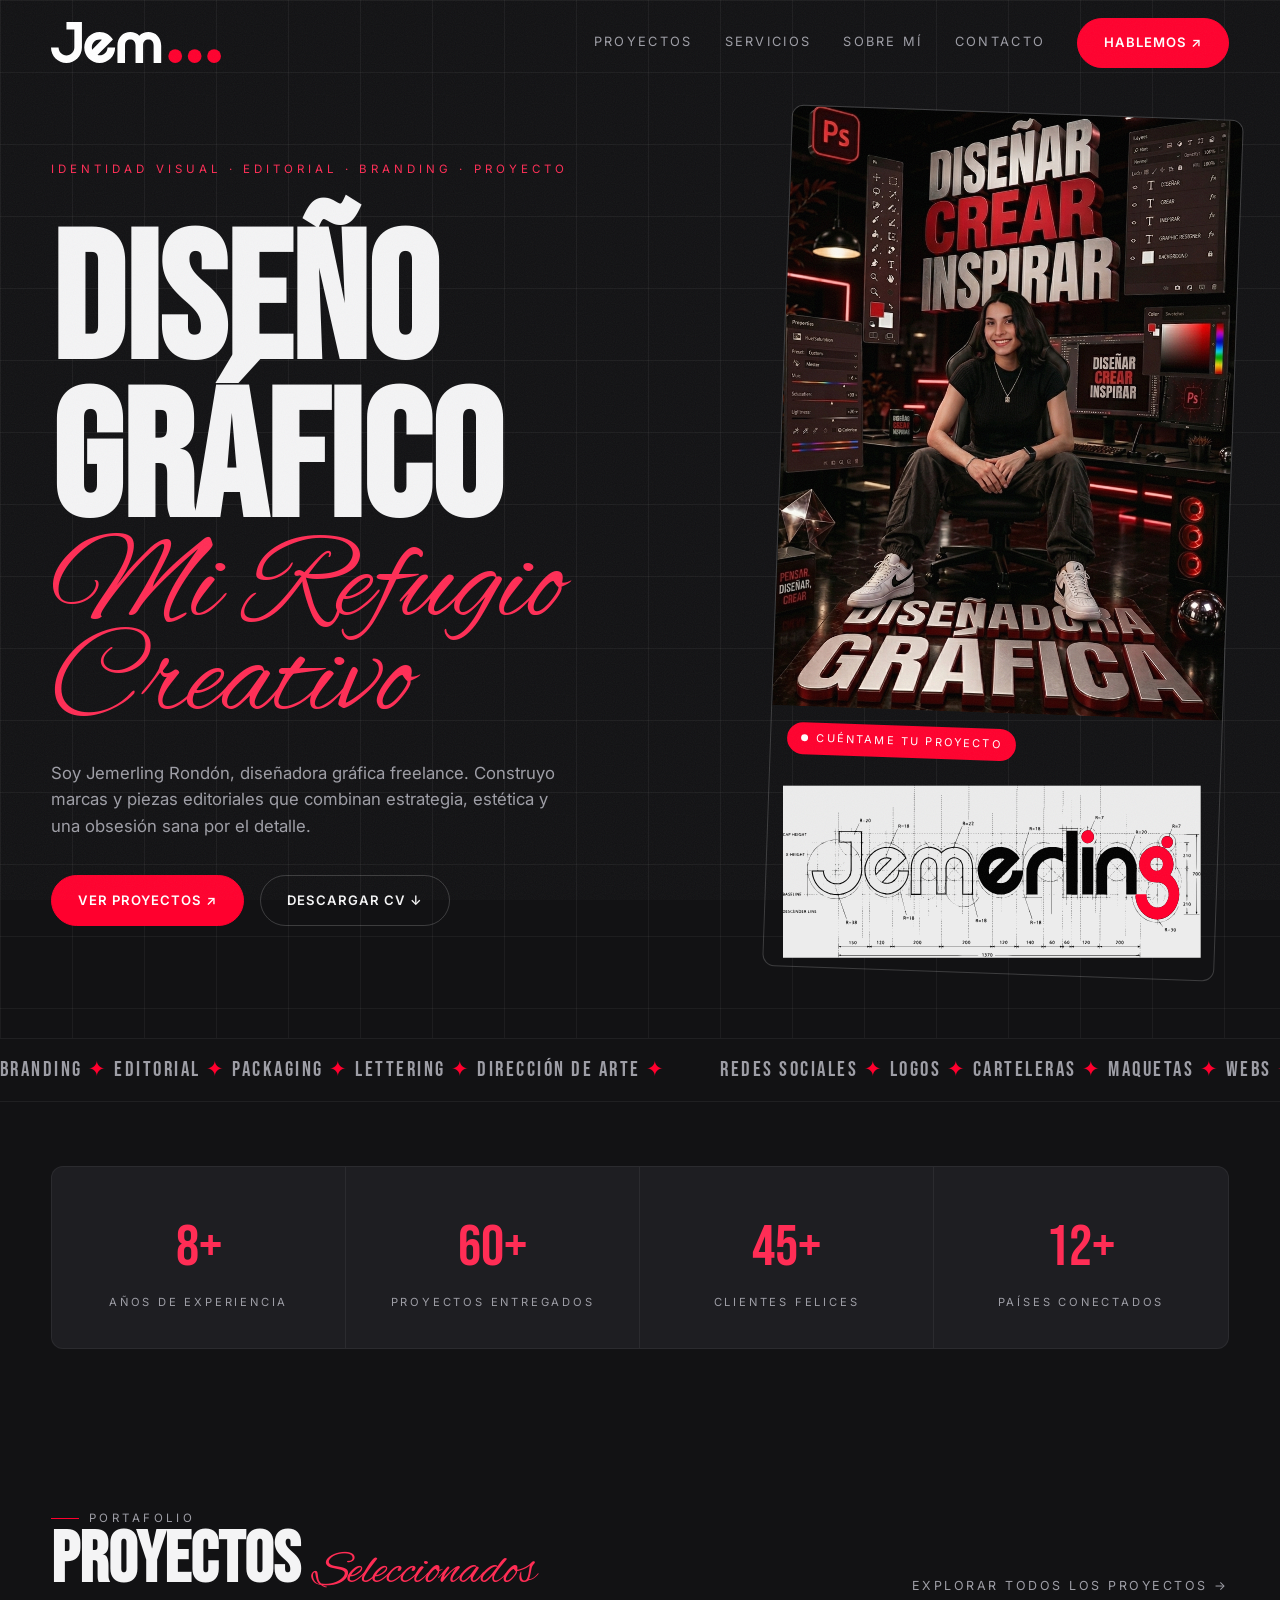
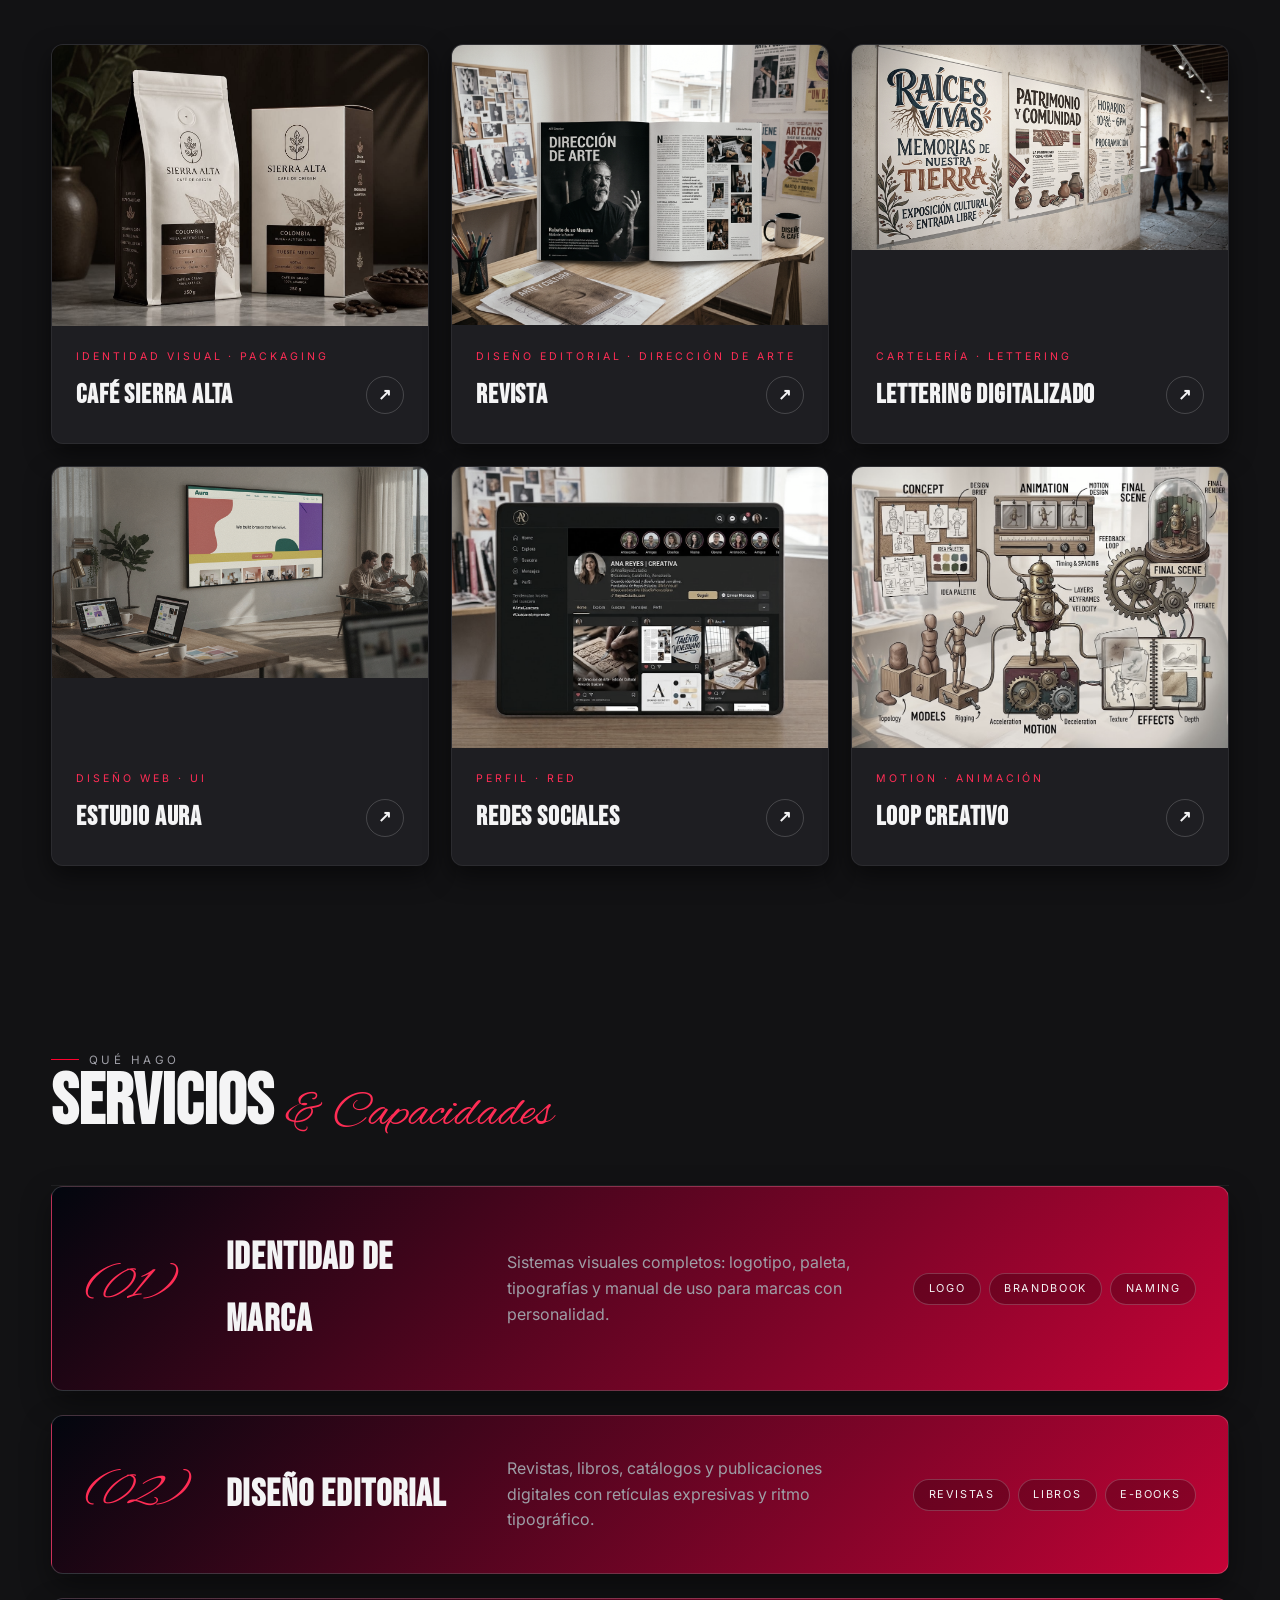
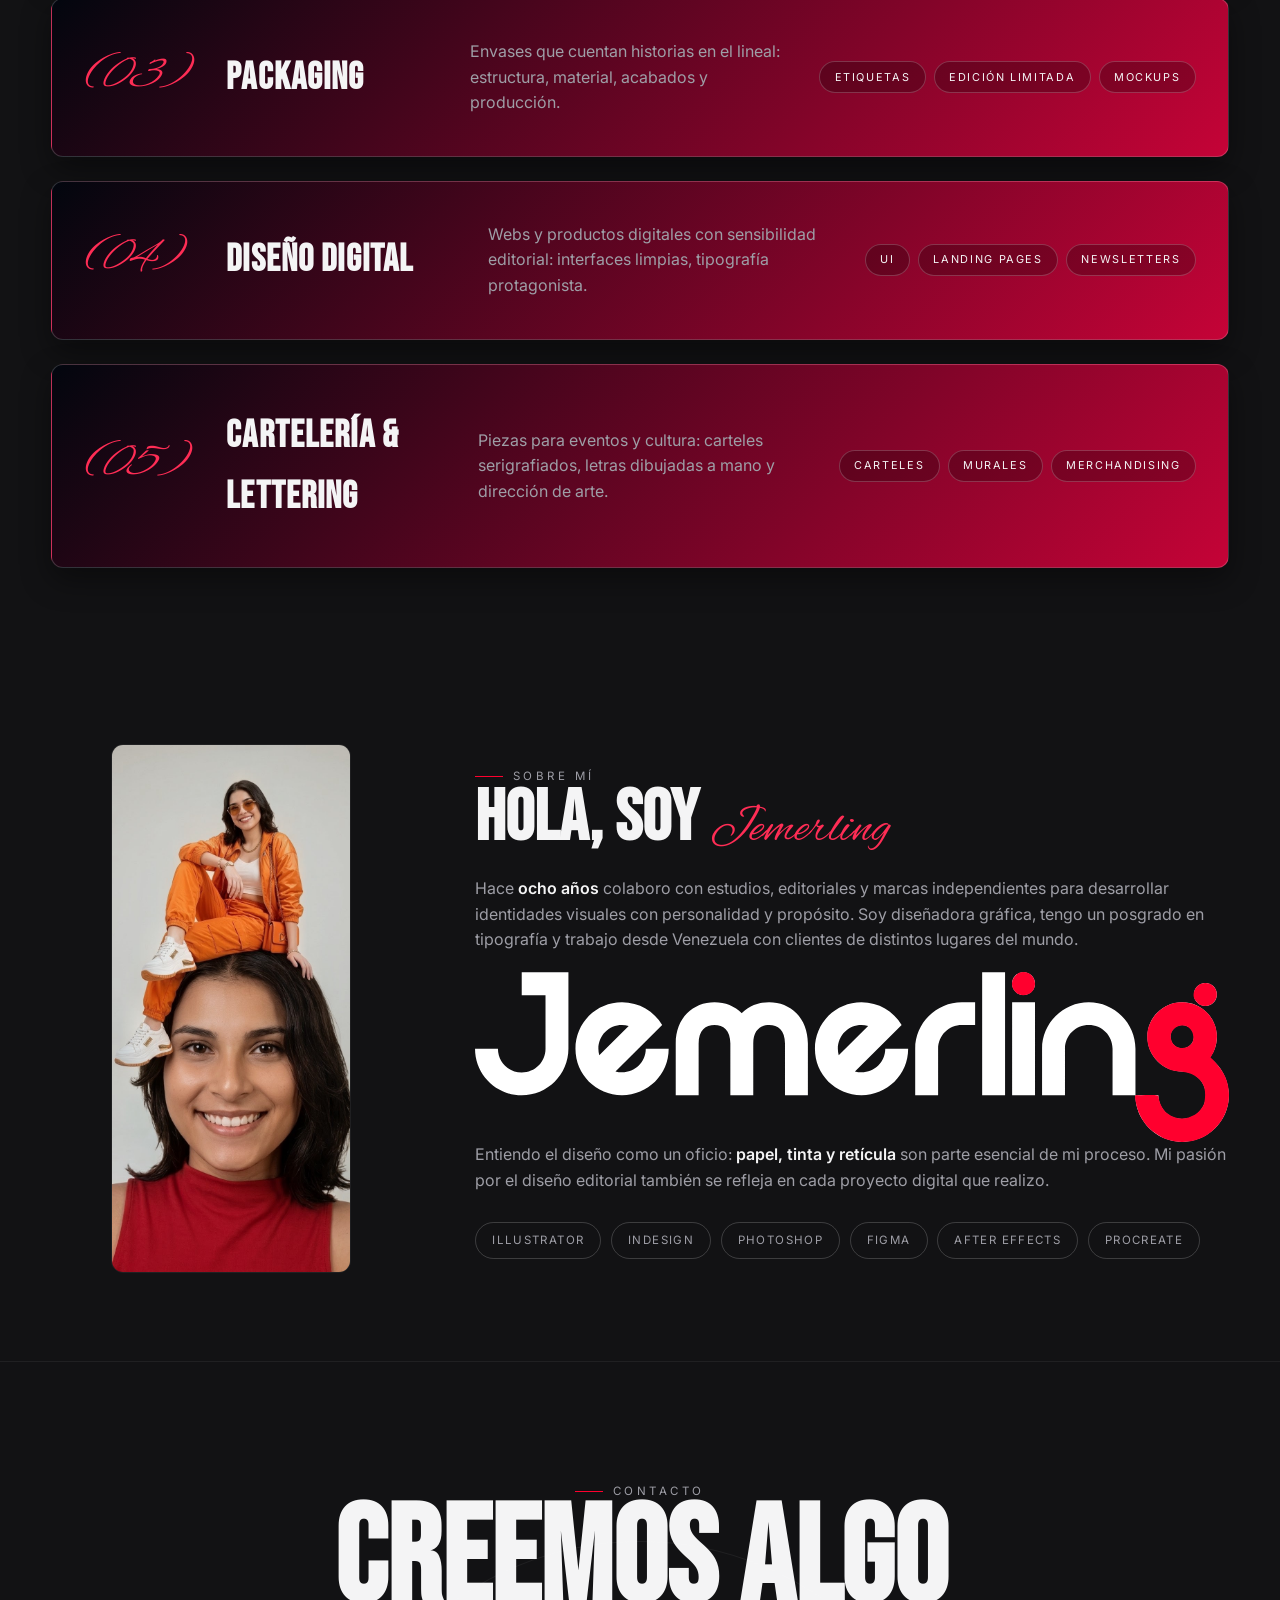
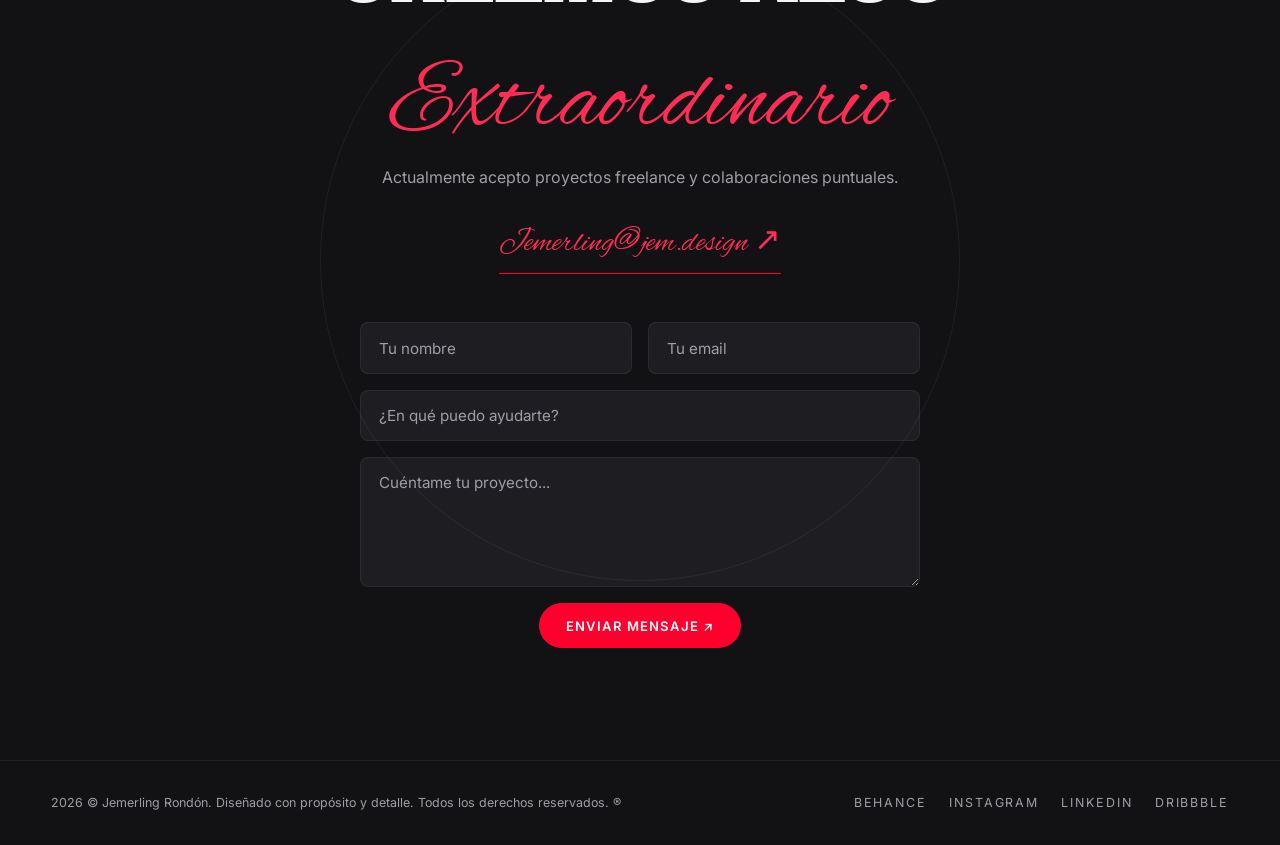
<file: index.html>
<!DOCTYPE html>
<html lang="es">
<head>
  <meta charset="UTF-8">
  <!-- viewport obligatorio para el diseño adaptable -->
  <meta name="viewport" content="width=device-width, initial-scale=1.0">
  <meta name="description" content="Portafolio de Jemerling Rondón, diseñadora gráfica freelance. Identidad visual, editorial y branding.">
  <title>Jemerling Rondón — Diseñadora Gráfica Freelance</title>

  <!-- Tipografías: Bebas Neue (display), parisienne (serif itálica), Inter (texto) -->
  <link rel="preconnect" href="https://fonts.googleapis.com">
  <link rel="preconnect" href="https://fonts.gstatic.com" crossorigin>
 <link href="https://fonts.googleapis.com/css2?family=Alex+Brush&family=Bebas+Neue&family=Inter:wght@400;600&display=swap" rel="stylesheet">
  <link rel="stylesheet" href="styles.css">

  <link rel="icon" type="image/x-icon" href="favicon.ico">
<link rel="icon" type="image/png" sizes="16x16" href="favicon-16x16.png">
<link rel="icon" type="image/png" sizes="32x32" href="favicon-32x32.png">
<link rel="icon" type="image/png" sizes="48x48" href="favicon-48x48.png">
<link rel="apple-touch-icon" sizes="180x180" href="apple-touch-icon.png">
<link rel="icon" type="image/png" sizes="192x192" href="android-chrome-192x192.png">
<link rel="icon" type="image/png" sizes="512x512" href="android-chrome-512x512.png">
<link rel="manifest" href="manifest.json">
<meta name="theme-color" content="#000000">
  
  </head>
<body>

  <!-- ==================== NAVEGACIÓN ==================== -->
  <header class="cabecera" id="cabecera">
    <a href="#inicio" class="logo-jem">
      <img src="img/Jem.svg" alt="Jem..." />
    </a>

    <!-- El toggle solo es visible en móvil -->
    <button class="nav__toggle" id="navToggle" aria-label="Abrir menú" aria-expanded="false">
      <span></span><span></span><span></span>
    </button>

 <nav class="nav" id="nav">
      <a class="nav__enlace" href="#proyectos">
        <span class="nav__icono" aria-hidden="true">
          <svg viewBox="0 0 24 24" fill="none" stroke="currentColor" stroke-width="1.8" stroke-linecap="round" stroke-linejoin="round">
            <rect x="3" y="4" width="18" height="16" rx="2"></rect>
            <circle cx="8.5" cy="9.5" r="1.5"></circle>
            <path d="M21 15l-5-5L5 20"></path>
          </svg>
        </span>
        Proyectos
      </a>

      <a class="nav__enlace" href="#servicios">
        <span class="nav__icono" aria-hidden="true">
          <svg viewBox="0 0 24 24" fill="none" stroke="currentColor" stroke-width="1.8" stroke-linecap="round" stroke-linejoin="round">
            <path d="M12 19l7-7 3 3-7 7-3-3z"></path>
            <path d="M18 13l-1.5-7.5L2 2l3.5 14.5L13 18l5-5z"></path>
            <path d="M2 2l7.586 7.586"></path>
            <circle cx="11" cy="11" r="2"></circle>
          </svg>
        </span>
        Servicios
      </a>

      <a class="nav__enlace" href="#sobre-mi">
        <span class="nav__icono" aria-hidden="true">
          <svg viewBox="0 0 24 24" fill="none" stroke="currentColor" stroke-width="1.8" stroke-linecap="round" stroke-linejoin="round">
            <path d="M20 21v-2a4 4 0 0 0-4-4H8a4 4 0 0 0-4 4v2"></path>
            <circle cx="12" cy="7" r="4"></circle>
          </svg>
        </span>
        Sobre mí
      </a>

      <a class="nav__enlace" href="#contacto">
        <span class="nav__icono" aria-hidden="true">
          <svg viewBox="0 0 24 24" fill="none" stroke="currentColor" stroke-width="1.8" stroke-linecap="round" stroke-linejoin="round">
            <rect x="6" y="2" width="12" height="20" rx="2" ry="2"></rect>
            <line x1="11" y1="18" x2="13" y2="18"></line>
          </svg>
        </span>
        Contacto
      </a>

      <a class="btn btn--primario" href="#contacto">Hablemos ↗</a>
    </nav>
  </header>

  <main>
    <!-- ==================== HERO / PRESENTACIÓN ==================== -->
    <section class="hero" id="inicio">
      <div class="hero__grid">
        <div>
          <span class="hero__kicker">Identidad visual · Editorial · Branding · Proyecto</span>
          <h1 class="hero__titulo">
            Diseño<br>gráfico<br>
            <span class="serif-italica">Mi Refugio Creativo</span>
          </h1>
          <p class="hero__descripcion">
            Soy Jemerling Rondón, diseñadora gráfica freelance. Construyo marcas y
            piezas editoriales que combinan estrategia, estética y una obsesión
            sana por el detalle.
          </p>
          <div class="hero__acciones">
            <a href="#proyectos" class="btn btn--primario">Ver proyectos ↗</a>
            <a href="#contacto" class="btn btn--fantasma">Descargar CV ↓</a>
          </div>
        </div>

        <figure class="hero__retrato">
          <div class="hero__retrato-media">
            <img src="img/jemerling-portada.jpg" alt="Jemerling Rondón en su estudio" />
          </div>
          <figcaption class="hero__sello">Cuéntame tu proyecto</figcaption>
          <a href="#inicio" class="logo-jemerling">
            <img src="img/Jemerling.dibujo.svg" alt="Jemerling" />
          </a>
        </figure>
      </div>
    </section>

    <!-- ==================== MARQUESINA ==================== -->
    <div class="marquesina" aria-hidden="true">
      <div class="marquesina__pista">
        <span>Branding <em>✦</em> Editorial <em>✦</em> Packaging <em>✦</em> Lettering <em>✦</em> Dirección de arte <em>✦</em>&nbsp;</span>
        <span>Redes Sociales <em>✦</em> Logos <em>✦</em> Carteleras <em>✦</em> Maquetas <em>✦</em> Webs <em>✦</em>&nbsp;</span>
      </div>
    </div>

    <div class="contenedor">
      <!-- ==================== MÉTRICAS ==================== -->
      <section class="stats aparece" aria-label="Datos destacados">
        <div class="stats__item">
          <p class="stats__numero" data-contador="8">0</p>
          <p class="stats__etiqueta">Años de experiencia</p>
        </div>
        <div class="stats__item">
          <p class="stats__numero" data-contador="60">0</p>
          <p class="stats__etiqueta">Proyectos entregados</p>
        </div>
        <div class="stats__item">
          <p class="stats__numero" data-contador="45">0</p>
          <p class="stats__etiqueta">Clientes felices</p>
        </div>
        <div class="stats__item">
          <p class="stats__numero" data-contador="12">0</p>
          <p class="stats__etiqueta">Países conectados</p>
        </div>
      </section>

      <!-- ==================== PROYECTOS ==================== -->
      <section class="seccion" id="proyectos">
        <div class="seccion__cabecera">
          <div>
            <span class="etiqueta-seccion">Portafolio</span>
            <h2 class="titular">Proyectos <span class="serif-italica">Seleccionados</span></h2>
          </div>
          <a href="proyectos.html" class="enlace-flecha">Explorar todos los proyectos →</a>
        </div>

        <div class="proyectos__rejilla">
         <a class="tarjeta-proyecto aparece" href="proyecto.html?id=cafe">
            <div class="tarjeta-proyecto__media">
              <img src="img/cafe.jpeg" alt="Proyecto Sierra Alta">
            </div>
            <div class="tarjeta-proyecto__info">
              <span class="tarjeta-proyecto__categoria">Identidad visual · Packaging</span>
              <h3 class="tarjeta-proyecto__titulo">Café Sierra Alta <span class="tarjeta-proyecto__flecha">↗</span></h3>
            </div>
          </a>

       <a class="tarjeta-proyecto aparece" href="proyecto.html?id=revista">
            <div class="tarjeta-proyecto__media">
              <img src="img/revista2.jpg" alt="Proyecto Editorial">
            </div>
            <div class="tarjeta-proyecto__info">
              <span class="tarjeta-proyecto__categoria">Diseño editorial · Dirección de arte</span>
              <h3 class="tarjeta-proyecto__titulo">Revista <span class="tarjeta-proyecto__flecha">↗</span></h3>
            </div>
          </a>

        <a class="tarjeta-proyecto aparece" href="proyecto.html?id=lettering">
            <div class="tarjeta-proyecto__media">
              <img src="img/cartelera.jpg" alt="Proyecto de cartelería">
            </div>
            <div class="tarjeta-proyecto__info">
              <span class="tarjeta-proyecto__categoria">Cartelería · Lettering</span>
              <h3 class="tarjeta-proyecto__titulo">Lettering digitalizado <span class="tarjeta-proyecto__flecha">↗</span></h3>
            </div>
          </a>

         <a class="tarjeta-proyecto aparece" href="proyecto.html?id=web">
            <div class="tarjeta-proyecto__media">
              <img src="img/web.jpg" alt="Proyecto de diseño web">
            </div>
            <div class="tarjeta-proyecto__info">
              <span class="tarjeta-proyecto__categoria">Diseño web · UI</span>
              <h3 class="tarjeta-proyecto__titulo">Estudio Aura <span class="tarjeta-proyecto__flecha">↗</span></h3>
            </div>
          </a>

         <a class="tarjeta-proyecto aparece" href="proyecto.html?id=social">
            <div class="tarjeta-proyecto__media">
              <img src="img/social.jpg" alt="Perfil de red social">
            </div>
            <div class="tarjeta-proyecto__info">
              <span class="tarjeta-proyecto__categoria">Perfil · red</span>
              <h3 class="tarjeta-proyecto__titulo">Redes Sociales <span class="tarjeta-proyecto__flecha">↗</span></h3>
            </div>
          </a>

         <a class="tarjeta-proyecto aparece" href="proyecto.html?id=motion">
            <div class="tarjeta-proyecto__media">
              <img src="img/motion.jpg" alt="Proyecto de motion graphics">
            </div>
            <div class="tarjeta-proyecto__info">
              <span class="tarjeta-proyecto__categoria">Motion · Animación</span>
              <h3 class="tarjeta-proyecto__titulo">Loop Creativo <span class="tarjeta-proyecto__flecha">↗</span></h3>
            </div>
          </a>
        </div>
      </section>

      <!-- ==================== SERVICIOS ==================== -->
      <section class="seccion" id="servicios">
        <div class="seccion__cabecera">
          <div>
            <span class="etiqueta-seccion">Qué hago</span>
            <h2 class="titular">Servicios <span class="serif-italica">&amp; Capacidades</span></h2>
          </div>
        </div>

        <ul class="servicios__lista">
  <li>
    <a href="servicio.html?id=identidad" class="servicio aparece">
      <span class="servicio__numero">(01)</span>
      <h3 class="servicio__titulo">Identidad de marca</h3>
      <p class="servicio__descripcion">Sistemas visuales completos: logotipo, paleta, tipografías y manual de uso para marcas con personalidad.</p>
      <ul class="servicio__etiquetas"><li>Logo</li><li>Brandbook</li><li>Naming</li></ul>
    </a>
  </li>
  <li>
    <a href="servicio.html?id=editorial" class="servicio aparece">
      <span class="servicio__numero">(02)</span>
      <h3 class="servicio__titulo">Diseño editorial</h3>
      <p class="servicio__descripcion">Revistas, libros, catálogos y publicaciones digitales con retículas expresivas y ritmo tipográfico.</p>
      <ul class="servicio__etiquetas"><li>Revistas</li><li>Libros</li><li>E-books</li></ul>
    </a>
  </li>
  <li>
    <a href="servicio.html?id=packaging" class="servicio aparece">
      <span class="servicio__numero">(03)</span>
      <h3 class="servicio__titulo">Packaging</h3>
      <p class="servicio__descripcion">Envases que cuentan historias en el lineal: estructura, material, acabados y producción.</p>
      <ul class="servicio__etiquetas"><li>Etiquetas</li><li>Edición limitada</li><li>Mockups</li></ul>
    </a>
  </li>
  <li>
    <a href="servicio.html?id=digital" class="servicio aparece">
      <span class="servicio__numero">(04)</span>
      <h3 class="servicio__titulo">Diseño digital</h3>
      <p class="servicio__descripcion">Webs y productos digitales con sensibilidad editorial: interfaces limpias, tipografía protagonista.</p>
      <ul class="servicio__etiquetas"><li>UI</li><li>Landing pages</li><li>Newsletters</li></ul>
    </a>
  </li>
  <li>
    <a href="servicio.html?id=carteleria" class="servicio aparece">
      <span class="servicio__numero">(05)</span>
      <h3 class="servicio__titulo">Cartelería &amp; lettering</h3>
      <p class="servicio__descripcion">Piezas para eventos y cultura: carteles serigrafiados, letras dibujadas a mano y dirección de arte.</p>
      <ul class="servicio__etiquetas"><li>Carteles</li><li>Murales</li><li>Merchandising</li></ul>
    </a>
  </li>
</ul>      
      
      </section>

      <!-- ==================== SOBRE MÍ ==================== -->
      <section class="seccion" id="sobre-mi">
        <div class="sobre-mi__grid">
          <figure class="sobre-mi__foto aparece">
            <img src="img/jemerling-cabeza.jpg" alt="Jemerling creativa" />
          </figure>
          <div class="sobre-mi__texto aparece">
            <span class="etiqueta-seccion">Sobre mí</span>
            <h2 class="titular">Hola, soy <span class="serif-italica">Jemerling</span></h2>
            <p style="margin-top:1.4rem;">
              Hace <strong>ocho años</strong> colaboro con estudios, editoriales y marcas independientes para desarrollar identidades visuales con personalidad y propósito. Soy diseñadora gráfica, tengo un posgrado en tipografía y trabajo desde Venezuela con clientes de distintos lugares del mundo.
            </p>
            <img src="img/Jemerling.svg" alt="Jemerling" />
            <p>
              Entiendo el diseño como un oficio: <strong>papel, tinta y retícula</strong> son parte esencial de mi proceso. Mi pasión por el diseño editorial también se refleja en cada proyecto digital que realizo.
            </p>
            <ul class="herramientas">
              <li>Illustrator</li><li>InDesign</li><li>Photoshop</li>
              <li>Figma</li><li>After Effects</li><li>Procreate</li>
            </ul>
          </div>
        </div>
      </section>
    </div>

    <!-- ==================== CONTACTO ==================== -->
    <section class="contacto" id="contacto">
      <div class="contenedor">
        <span class="etiqueta-seccion" style="justify-content:center;">Contacto</span>
        <h2 class="contacto__titulo">Creemos algo<br><span class="serif-italica">Extraordinario</span></h2>
        <p style="color:var(--texto-suave); margin-top:1.2rem;">
          Actualmente acepto proyectos freelance y colaboraciones puntuales.
        </p>

        <a class="contacto__mail" href="mailto:hola@jemerling.design?subject=Nuevo%20proyecto%20de%20diseño">
          Jemerling@jem.design ↗
        </a>

        <form class="formulario" id="formContacto" novalidate>
          <div class="formulario__fila">
            <input class="formulario__campo" type="text" name="nombre" placeholder="Tu nombre" required>
            <input class="formulario__campo" type="email" name="email" placeholder="Tu email" required>
          </div>
          <input class="formulario__campo" type="text" name="asunto" placeholder="¿En qué puedo ayudarte?">
          <textarea class="formulario__campo" name="mensaje" placeholder="Cuéntame tu proyecto..." required></textarea>
          <button class="btn btn--primario" type="submit" style="justify-self:center;">Enviar mensaje ↗</button>
          <p class="formulario__exito" id="formExito" role="status">
            ¡Mensaje enviado! Te responderé en menos de 24 h. ✦
          </p>
        </form>
      </div>
    </section>
  </main>

  <!-- ==================== FOOTER ==================== -->
  <footer class="pie">
    <p>2026 © Jemerling Rondón. Diseñado con propósito y detalle. Todos los derechos reservados. &reg</p>
    <div class="pie__redes">
      <a href="https://www.behance.net" target="_blank" rel="noopener">Behance</a>
      <a href="https://www.instagram.com" target="_blank" rel="noopener">Instagram</a>
      <a href="https://ve.linkedin.com/in/jemerling-rondon-a61b92319" target="_blank" rel="noopener">LinkedIn</a>
      <a href="https://www.dribbble.com" target="_blank" rel="noopener">Dribbble</a>
    </div>
  </footer>

  <script src="script.js"></script>

  <!-- Registro del Service Worker para la PWA -->
  <script>
    if ('serviceWorker' in navigator) {
      window.addEventListener('load', () => {
        navigator.serviceWorker.register('sw.js')
          .then(reg => console.log('Service Worker registrado con éxito', reg))
          .catch(err => console.log('Error al registrar Service Worker', err));
      });
    }
  </script>
  <script>
    // ============ FORMULARIO → WHATSAPP ============
document.getElementById('formContacto').addEventListener('submit', function (e) {
  e.preventDefault(); // evita que el formulario recargue la página

  // 1. Recoger los datos del formulario
  const datos = new FormData(this);
  const nombre  = datos.get('nombre').trim();
  const email   = datos.get('email').trim();
  const asunto  = (datos.get('asunto') || '').trim();
  const mensaje = datos.get('mensaje').trim();

  // 2. Validación básica (los campos "required" del HTML ya validan,
  //    pero dejamos esto por si el navegador pasa algo vacío)
  if (!nombre || !email || !mensaje) {
    alert('Por favor completa nombre, email y mensaje.');
    return;
  }

  // 3. Armar el mensaje (los saltos de línea \n se codifican solos con encodeURIComponent)
  const texto =
    `*Nuevo mensaje desde tu portafolio* ✦\n\n` +
    `*Nombre:* ${nombre}\n` +
    `*Email:* ${email}\n` +
    (asunto ? `*Asunto:* ${asunto}\n` : '') +
    `\n*Mensaje:*\n${mensaje}`;

  // 4. Abrir WhatsApp con el mensaje prellenado
  const numero = '584124681732'; // tu número, formato internacional sin "+"
  const url = `https://wa.me/${numero}?text=${encodeURIComponent(texto)}`;
  window.open(url, '_blank');

  // 5. Mostrar el mensaje de éxito y limpiar el formulario
  const aviso = document.getElementById('formExito');
  if (aviso) aviso.classList.add('visible');
  this.reset();
});
  </script>
</body>
        </html>
</file>
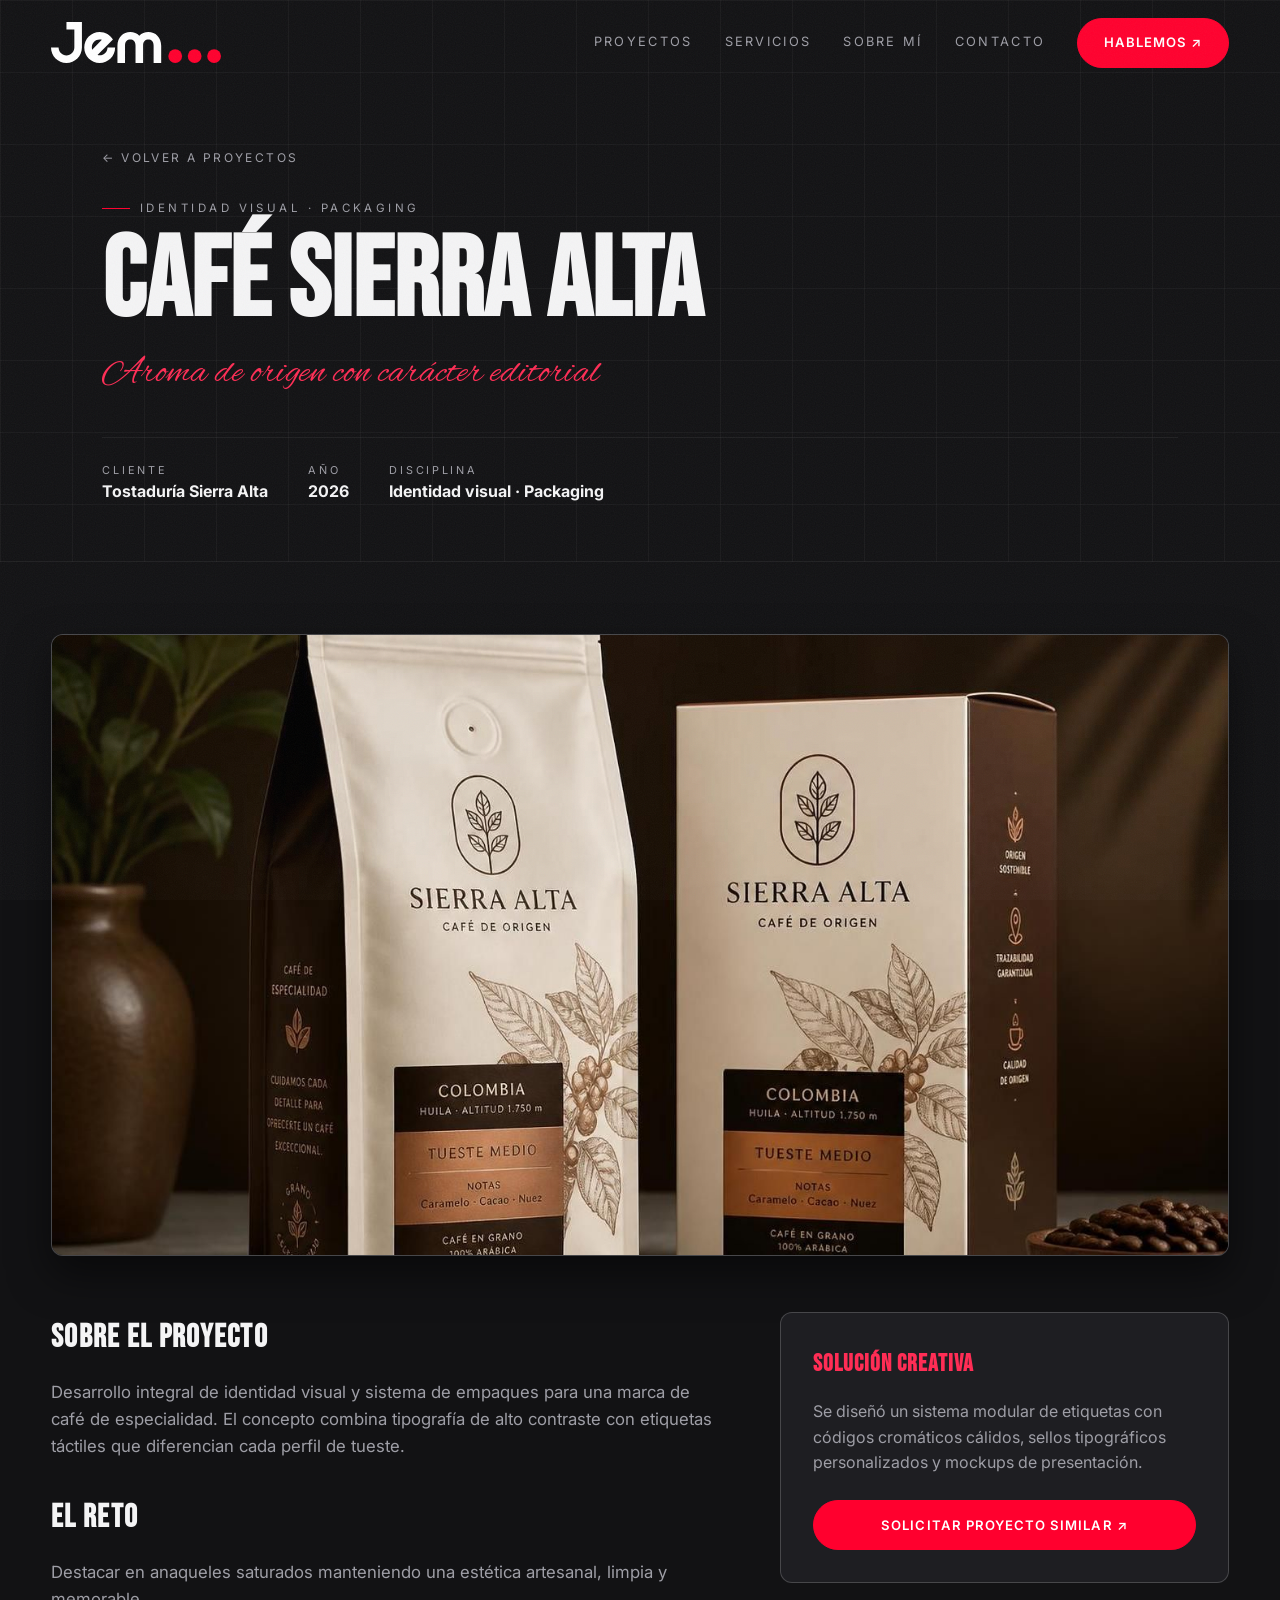
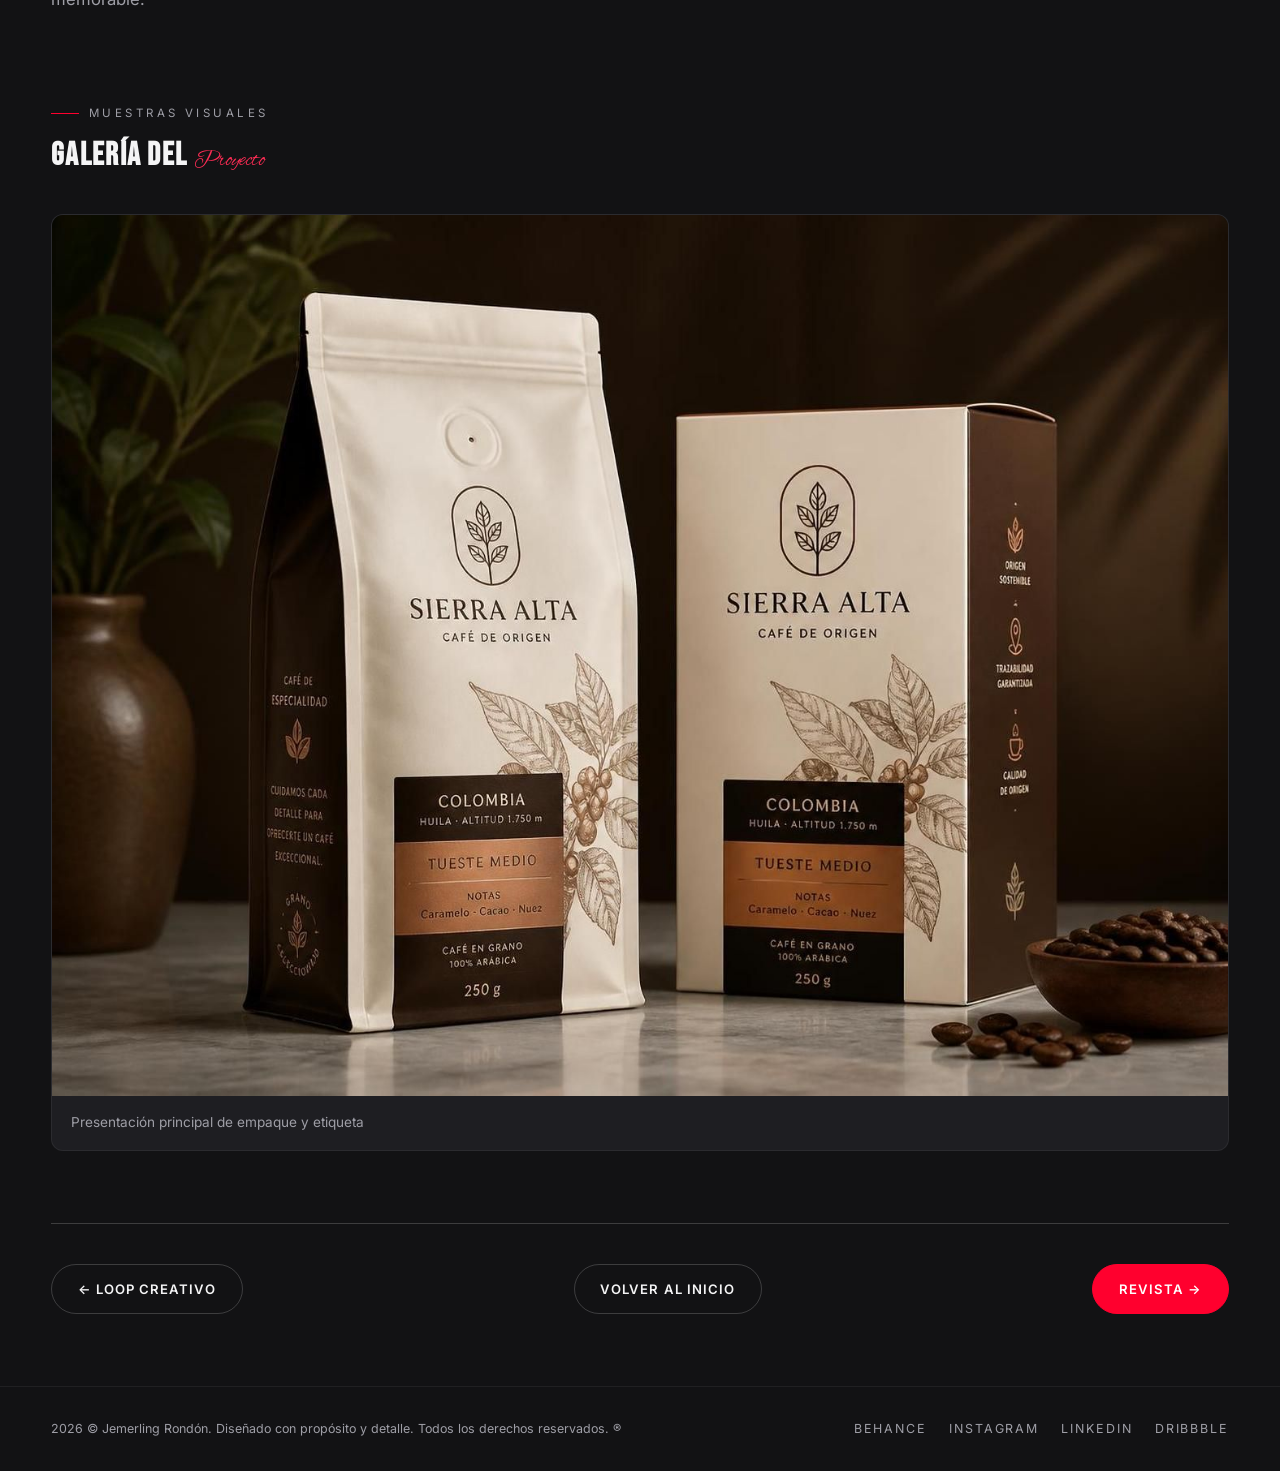
<file: proyecto.html>
<!DOCTYPE html>
<html lang="es">
<head>
  <meta charset="UTF-8">
  <meta name="viewport" content="width=device-width, initial-scale=1.0">
  <title>Proyecto — Jemerling Rondón</title>

  <link rel="preconnect" href="https://fonts.googleapis.com">
  <link rel="preconnect" href="https://fonts.gstatic.com" crossorigin>
  <link href="https://fonts.googleapis.com/css2?family=Alex+Brush&family=Bebas+Neue&family=Inter:wght@400;600&display=swap" rel="stylesheet">
  
  <link rel="stylesheet" href="styles.css">
  <link rel="stylesheet" href="detalle.css">
  <link rel="icon" type="image/x-icon" href="favicon.ico">
</head>
<body>

  <!-- ==================== NAVEGACIÓN (Idéntica al index) ==================== -->
  <header class="cabecera" id="cabecera">
    <a href="index.html#inicio" class="logo-jem">
      <img src="img/Jem.svg" alt="Jem..." />
    </a>

    <button class="nav__toggle" id="navToggle" aria-label="Abrir menú" aria-expanded="false">
      <span></span><span></span><span></span>
    </button>

    <nav class="nav" id="nav">
      <a class="nav__enlace" href="index.html#proyectos">
        <span class="nav__icono" aria-hidden="true">
          <svg viewBox="0 0 24 24" fill="none" stroke="currentColor" stroke-width="1.8" stroke-linecap="round" stroke-linejoin="round">
            <rect x="3" y="4" width="18" height="16" rx="2"></rect>
            <circle cx="8.5" cy="9.5" r="1.5"></circle>
            <path d="M21 15l-5-5L5 20"></path>
          </svg>
        </span>
        Proyectos
      </a>

      <a class="nav__enlace" href="index.html#servicios">
        <span class="nav__icono" aria-hidden="true">
          <svg viewBox="0 0 24 24" fill="none" stroke="currentColor" stroke-width="1.8" stroke-linecap="round" stroke-linejoin="round">
            <path d="M12 19l7-7 3 3-7 7-3-3z"></path>
            <path d="M18 13l-1.5-7.5L2 2l3.5 14.5L13 18l5-5z"></path>
            <path d="M2 2l7.586 7.586"></path>
            <circle cx="11" cy="11" r="2"></circle>
          </svg>
        </span>
        Servicios
      </a>

      <a class="nav__enlace" href="index.html#sobre-mi">
        <span class="nav__icono" aria-hidden="true">
          <svg viewBox="0 0 24 24" fill="none" stroke="currentColor" stroke-width="1.8" stroke-linecap="round" stroke-linejoin="round">
            <path d="M20 21v-2a4 4 0 0 0-4-4H8a4 4 0 0 0-4 4v2"></path>
            <circle cx="12" cy="7" r="4"></circle>
          </svg>
        </span>
        Sobre mí
      </a>

      <a class="nav__enlace" href="index.html#contacto">
        <span class="nav__icono" aria-hidden="true">
          <svg viewBox="0 0 24 24" fill="none" stroke="currentColor" stroke-width="1.8" stroke-linecap="round" stroke-linejoin="round">
            <rect x="6" y="2" width="12" height="20" rx="2" ry="2"></rect>
            <line x1="11" y1="18" x2="13" y2="18"></line>
          </svg>
        </span>
        Contacto
      </a>

      <a class="btn btn--primario" href="index.html#contacto">Hablemos ↗</a>
    </nav>
  </header>

  <main id="contenidoProyecto">
    <!-- ==================== CABECERA DEL PROYECTO ==================== -->
    <section class="detalle-hero">
      <div class="contenedor">
        <a href="index.html#proyectos" class="migas-pan">← Volver a proyectos</a>
        <br>
        <span class="etiqueta-seccion" id="proyCategoria">Categoría</span>
        <h1 class="detalle-titulo" id="proyTitulo">Cargando...</h1>
        <p class="detalle-subtitulo" id="proySubtitulo"></p>

        <div class="detalle-meta">
          <div class="detalle-meta__item">
            <span>Cliente</span>
            <strong id="proyCliente">—</strong>
          </div>
          <div class="detalle-meta__item">
            <span>Año</span>
            <strong id="proyAnio">—</strong>
          </div>
          <div class="detalle-meta__item">
            <span>Disciplina</span>
            <strong id="proyDisciplina">—</strong>
          </div>
        </div>
      </div>
    </section>

    <!-- ==================== DETALLE Y GALERÍA ==================== -->
    <div class="contenedor detalle-cuerpo">
      <figure class="detalle-portada">
        <img id="proyImagenPrincipal" src="" alt="">
      </figure>

      <div class="detalle-grid">
        <div class="detalle-bloque">
          <h2>Sobre el proyecto</h2>
          <p id="proyDescripcion"></p>
          <h2 style="margin-top: 2rem;">El reto</h2>
          <p id="proyReto"></p>
        </div>

        <aside class="detalle-tarjeta-info">
          <h3>Solución creativa</h3>
          <p id="proySolucion" style="color: var(--texto-suave); margin-bottom: 1.5rem;"></p>
          <a href="index.html#contacto" class="btn btn--primario" style="width: 100%; justify-content: center;">
            Solicitar proyecto similar ↗
          </a>
        </aside>
      </div>

      <div class="detalle-bloque">
        <span class="etiqueta-seccion">Muestras visuales</span>
        <h2 style="margin-top: .5rem;">Galería del <span class="serif-italica">Proyecto</span></h2>
        <div class="detalle-galeria" id="proyGaleria"></div>
      </div>

      <!-- ==================== BOTONES ATRÁS / INICIO / ADELANTE ==================== -->
      <nav class="nav-paginacion" aria-label="Navegación entre proyectos">
        <a href="#" id="btnAnterior" class="btn btn--fantasma">← Proyecto anterior</a>
        <a href="index.html#proyectos" class="btn btn--fantasma">Volver al inicio</a>
        <a href="#" id="btnSiguiente" class="btn btn--primario">Siguiente proyecto →</a>
      </nav>
    </div>
  </main>

  <!-- ==================== FOOTER (Idéntico al index) ==================== -->
  <footer class="pie">
    <p>2026 © Jemerling Rondón. Diseñado con propósito y detalle. Todos los derechos reservados. &reg;</p>
    <div class="pie__redes">
      <a href="https://www.behance.net" target="_blank" rel="noopener">Behance</a>
      <a href="https://www.instagram.com" target="_blank" rel="noopener">Instagram</a>
      <a href="https://ve.linkedin.com/in/jemerling-rondon-a61b92319" target="_blank" rel="noopener">LinkedIn</a>
      <a href="https://www.dribbble.com" target="_blank" rel="noopener">Dribbble</a>
    </div>
  </footer>

  <script src="script.js"></script>
  <script src="datos-portafolio.js"></script>
  <script>
    document.addEventListener("DOMContentLoaded", () => {
      const params = new URLSearchParams(window.location.search);
      const idActual = params.get("id") || PROYECTOS[0].id;
      const indice = PROYECTOS.findIndex(p => p.id === idActual);
      const proyecto = indice !== -1 ? PROYECTOS[indice] : PROYECTOS[0];
      const idxSeguro = indice !== -1 ? indice : 0;

      // Rellenar datos en la plantilla
      document.title = `${proyecto.titulo} — Jemerling Rondón`;
      document.getElementById("proyCategoria").textContent = proyecto.categoria;
      document.getElementById("proyTitulo").textContent = proyecto.titulo;
      document.getElementById("proySubtitulo").textContent = proyecto.subtitulo;
      document.getElementById("proyCliente").textContent = proyecto.cliente;
      document.getElementById("proyAnio").textContent = proyecto.anio;
      document.getElementById("proyDisciplina").textContent = proyecto.categoria;

      const imgPrincipal = document.getElementById("proyImagenPrincipal");
      imgPrincipal.src = proyecto.imagenPrincipal;
      imgPrincipal.alt = proyecto.titulo;

      document.getElementById("proyDescripcion").textContent = proyecto.descripcion;
      document.getElementById("proyReto").textContent = proyecto.reto;
      document.getElementById("proySolucion").textContent = proyecto.solucion;

      // Renderizar galería
      const contenedorGaleria = document.getElementById("proyGaleria");
      contenedorGaleria.innerHTML = proyecto.galeria.map(item => `
        <figure class="detalle-galeria__item">
          <img src="${item.src}" alt="${item.pie}">
          <figcaption>${item.pie}</figcaption>
        </figure>
      `).join("");

      // Calcular botones Anterior y Siguiente (carrusel circular)
      const anterior = PROYECTOS[(idxSeguro - 1 + PROYECTOS.length) % PROYECTOS.length];
      const siguiente = PROYECTOS[(idxSeguro + 1) % PROYECTOS.length];

      const btnAnt = document.getElementById("btnAnterior");
      const btnSig = document.getElementById("btnSiguiente");

      btnAnt.href = `proyecto.html?id=${anterior.id}`;
      btnAnt.textContent = `← ${anterior.titulo}`;

      btnSig.href = `proyecto.html?id=${siguiente.id}`;
      btnSig.textContent = `${siguiente.titulo} →`;
    });
  </script>
</body>
</html>
</file>
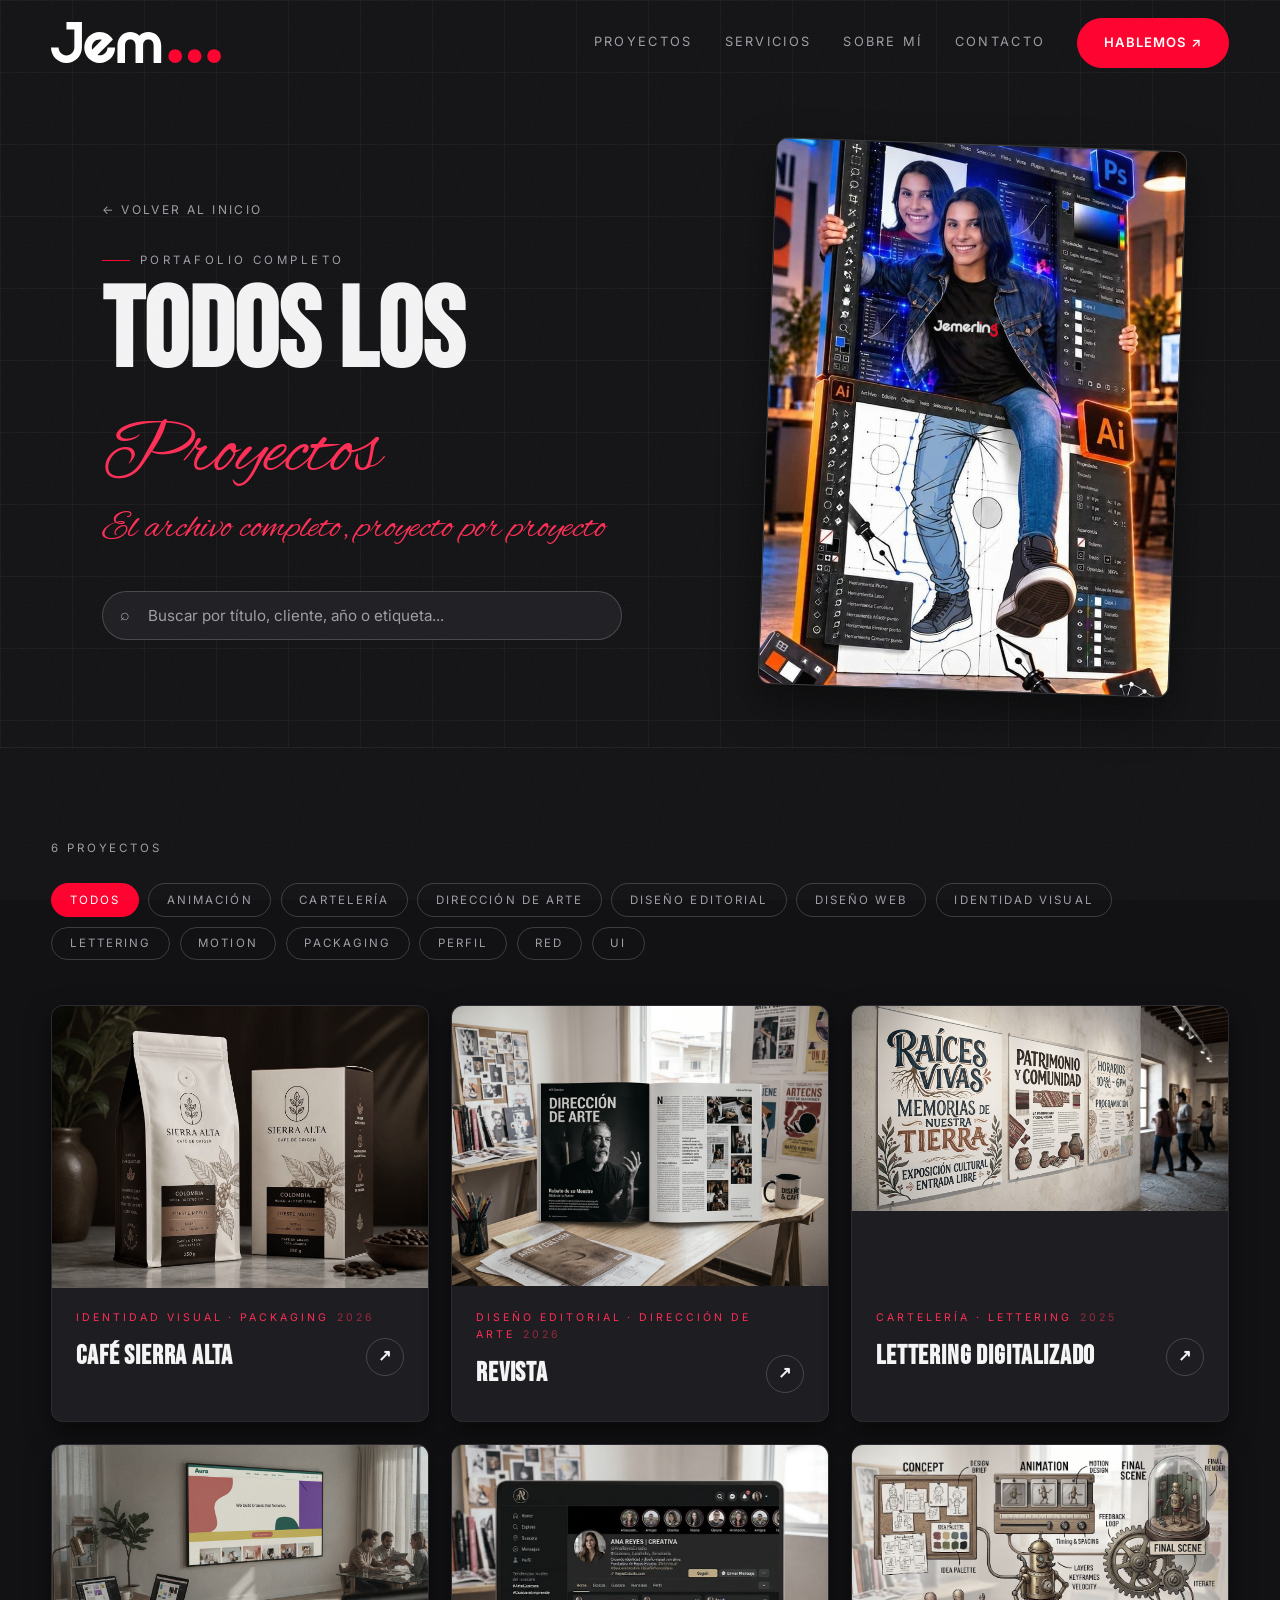
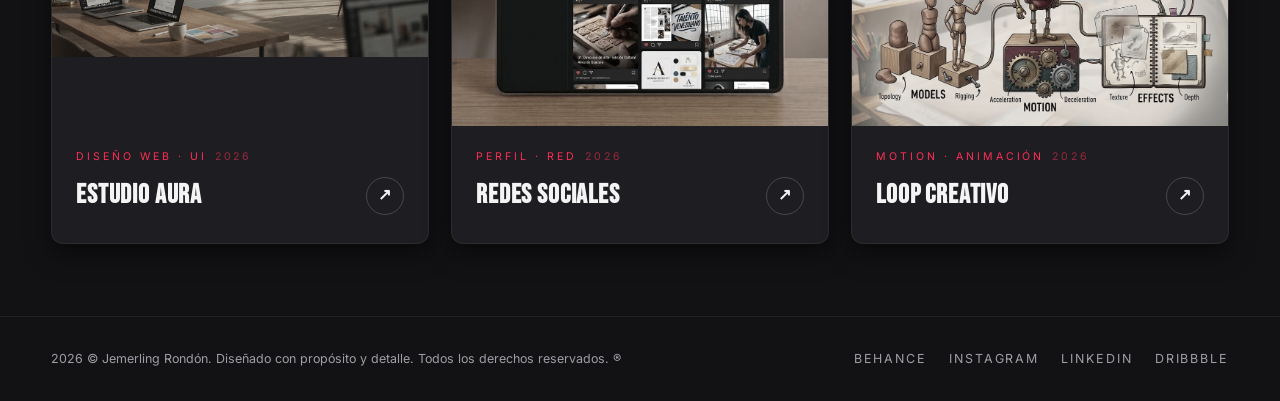
<file: proyectos.html>
<!DOCTYPE html>
<html lang="es">
<head>
  <meta charset="UTF-8">
  <meta name="viewport" content="width=device-width, initial-scale=1.0">
  <title>Proyectos — Jemerling Rondón</title>

  <link rel="preconnect" href="https://fonts.googleapis.com">
  <link rel="preconnect" href="https://fonts.gstatic.com" crossorigin>
  <link href="https://fonts.googleapis.com/css2?family=Alex+Brush&family=Bebas+Neue&family=Inter:wght@400;600&display=swap" rel="stylesheet">

  <link rel="stylesheet" href="styles.css">
  <link rel="stylesheet" href="detalle.css">
  <link rel="icon" type="image/x-icon" href="favicon.ico">

  <!-- Estilos SOLO de elementos nuevos de esta página (no altera styles.css ni detalle.css) -->
  <style>
    /* ===== Buscador ===== */
    .catalogo-busqueda {
      position: relative;
      max-width: 520px;
      margin-top: 2rem;
    }
    .catalogo-busqueda__icono {
      position: absolute;
      left: 1.1rem;
      top: 50%;
      transform: translateY(-50%);
      color: var(--texto-suave);
      font-size: 1rem;
      pointer-events: none;
    }
    .catalogo-busqueda__campo {
      width: 100%;
      font-family: var(--fuente-texto, inherit);
      font-size: .95rem;
      color: var(--texto);
      background: var(--fondo-2);
      border: 1px solid var(--borde-fuerte);
      border-radius: 999px;
      padding: .85rem 3rem .85rem 2.8rem;
      outline: none;
      transition: border-color .25s ease;
    }
    .catalogo-busqueda__campo::placeholder {
      color: var(--texto-suave);
    }
    .catalogo-busqueda__campo:focus {
      border-color: var(--rojo);
    }
    .catalogo-busqueda__limpiar {
      position: absolute;
      right: .6rem;
      top: 50%;
      transform: translateY(-50%);
      width: 2rem;
      height: 2rem;
      display: none;
      align-items: center;
      justify-content: center;
      background: transparent;
      border: none;
      border-radius: 50%;
      color: var(--texto-suave);
      font-size: 1.1rem;
      cursor: pointer;
      transition: color .25s ease;
    }
    .catalogo-busqueda__limpiar:hover {
      color: var(--texto);
    }
    .catalogo-busqueda__limpiar.visible {
      display: flex;
    }

    /* ===== Imagen de portada a la derecha del encabezado (igual que el hero del index) ===== */
    .catalogo-hero-grid {
      display: grid;
      grid-template-columns: 1.2fr .8fr;
      gap: 3rem;
      align-items: center;
    }
    .catalogo-portada {
      position: relative;
      justify-self: end;
      width: min(430px, 100%);
      border: 1px solid var(--borde-fuerte);
      border-radius: var(--radio);
      overflow: hidden;
      transform: rotate(2deg);
      transition: transform var(--transicion);
      box-shadow: 0 18px 40px rgba(0, 0, 0, 0.5);
    }
    .catalogo-portada:hover {
      transform: rotate(0deg);
    }
    .catalogo-portada img {
      width: 100%;
      aspect-ratio: 3 / 4;
      object-fit: cover;
      display: block;
    }

    /* Barra de filtros por etiqueta */
    .catalogo-filtros {
      display: flex;
      flex-wrap: wrap;
      gap: .6rem;
      margin: 1.6rem 0 2.8rem;
    }
    .catalogo-filtro {
      font-family: var(--fuente-texto, inherit);
      font-size: .72rem;
      letter-spacing: .18em;
      text-transform: uppercase;
      color: var(--texto-suave);
      background: transparent;
      border: 1px solid var(--borde-fuerte);
      border-radius: 999px;
      padding: .55rem 1.1rem;
      cursor: pointer;
      transition: color .25s ease, border-color .25s ease, background .25s ease;
    }
    .catalogo-filtro:hover {
      color: var(--texto);
      border-color: var(--rojo-claro);
    }
    .catalogo-filtro.activo {
      color: #fff;
      background: var(--rojo);
      border-color: var(--rojo);
    }

    /* Contador de resultados */
    .catalogo-contador {
      font-size: .72rem;
      letter-spacing: .25em;
      text-transform: uppercase;
      color: var(--texto-suave);
      margin-top: 1.2rem;
    }

    /* Año en la tarjeta (clase nueva, no toca la tarjeta del index) */
    .tarjeta-proyecto__anio {
      margin-left: .5rem;
      opacity: .55;
    }

    /* Mensaje cuando no hay resultados */
    .catalogo-vacio {
      text-align: center;
      color: var(--texto-suave);
      padding: 4rem 1rem;
      border: 1px dashed var(--borde-fuerte);
      border-radius: var(--radio);
      margin-top: 2rem;
    }

    /* En móvil la portada se apila debajo del texto */
    @media (max-width: 900px) {
      .catalogo-hero-grid { grid-template-columns: 1fr; gap: 2.5rem; }
      .catalogo-portada { justify-self: start; transform: none; width: min(300px, 80%); }
    }
  </style>
</head>
<body>

  <!-- ==================== NAVEGACIÓN (Idéntica al resto del sitio) ==================== -->
  <header class="cabecera" id="cabecera">
    <a href="index.html#inicio" class="logo-jem">
      <img src="img/Jem.svg" alt="Jem..." />
    </a>

    <button class="nav__toggle" id="navToggle" aria-label="Abrir menú" aria-expanded="false">
      <span></span><span></span><span></span>
    </button>
    <nav class="nav" id="nav">
      <a class="nav__enlace" href="index.html#proyectos">
        <span class="nav__icono" aria-hidden="true">
          <svg viewBox="0 0 24 24" fill="none" stroke="currentColor" stroke-width="1.8" stroke-linecap="round" stroke-linejoin="round">
            <rect x="3" y="4" width="18" height="16" rx="2"></rect>
            <circle cx="8.5" cy="9.5" r="1.5"></circle>
            <path d="M21 15l-5-5L5 20"></path>
          </svg>
        </span>
        Proyectos
      </a>

      <a class="nav__enlace" href="index.html#servicios">
        <span class="nav__icono" aria-hidden="true">
          <svg viewBox="0 0 24 24" fill="none" stroke="currentColor" stroke-width="1.8" stroke-linecap="round" stroke-linejoin="round">
            <path d="M12 19l7-7 3 3-7 7-3-3z"></path>
            <path d="M18 13l-1.5-7.5L2 2l3.5 14.5L13 18l5-5z"></path>
            <path d="M2 2l7.586 7.586"></path>
            <circle cx="11" cy="11" r="2"></circle>
          </svg>
        </span>
        Servicios
      </a>

      <a class="nav__enlace" href="index.html#sobre-mi">
        <span class="nav__icono" aria-hidden="true">
          <svg viewBox="0 0 24 24" fill="none" stroke="currentColor" stroke-width="1.8" stroke-linecap="round" stroke-linejoin="round">
            <path d="M20 21v-2a4 4 0 0 0-4-4H8a4 4 0 0 0-4 4v2"></path>
            <circle cx="12" cy="7" r="4"></circle>
          </svg>
        </span>
        Sobre mí
      </a>

      <a class="nav__enlace" href="index.html#contacto">
        <span class="nav__icono" aria-hidden="true">
          <svg viewBox="0 0 24 24" fill="none" stroke="currentColor" stroke-width="1.8" stroke-linecap="round" stroke-linejoin="round">
            <rect x="6" y="2" width="12" height="20" rx="2" ry="2"></rect>
            <line x1="11" y1="18" x2="13" y2="18"></line>
          </svg>
        </span>
        Contacto
      </a>

      <a class="btn btn--primario" href="index.html#contacto">Hablemos ↗</a>
    </nav>
  </header>

  <main>
    <!-- ==================== CABECERA DEL CATÁLOGO ==================== -->
    <section class="detalle-hero">
      <div class="contenedor catalogo-hero-grid">
        <!-- Columna izquierda: textos + buscador -->
        <div>
          <a href="index.html#proyectos" class="migas-pan">← Volver al inicio</a>
          <br>
          <span class="etiqueta-seccion">Portafolio completo</span>
          <h1 class="detalle-titulo">Todos los <span class="serif-italica">Proyectos</span></h1>
          <p class="detalle-subtitulo">El archivo completo, proyecto por proyecto</p>

          <!-- ===== Buscador ===== -->
          <div class="catalogo-busqueda" role="search">
            <span class="catalogo-busqueda__icono" aria-hidden="true">⌕</span>
            <input class="catalogo-busqueda__campo" id="catalogoBusqueda" type="search"
                   placeholder="Buscar por título, cliente, año o etiqueta..." autocomplete="off">
            <button class="catalogo-busqueda__limpiar" id="catalogoLimpiar"
                    aria-label="Limpiar búsqueda" title="Limpiar búsqueda">×</button>
          </div>
        </div>

        <!-- Columna derecha: imagen de portada (mismo gesto que el retrato del index) -->
        <figure class="catalogo-portada">
          <img src="img/portada2.jpg" alt="Portada del archivo de proyectos" />
        </figure>
      </div>
    </section>

    <!-- ==================== CATÁLOGO ==================== -->
    <div class="contenedor detalle-cuerpo">

      <p class="catalogo-contador" id="catalogoContador" role="status"></p>

      <!-- Los filtros se generan solos según las categorías de tus proyectos -->
      <div class="catalogo-filtros" id="catalogoFiltros" aria-label="Filtrar por etiqueta"></div>

      <!-- Misma rejilla y misma tarjeta que usa el index: mismos estilos garantizados -->
      <div class="proyectos__rejilla" id="catalogoRejilla"></div>

      <p class="catalogo-vacio" id="catalogoVacio" hidden></p>
    </div>
  </main>

  <!-- ==================== FOOTER (Idéntico al resto del sitio) ==================== -->
  <footer class="pie">
    <p>2026 © Jemerling Rondón. Diseñado con propósito y detalle. Todos los derechos reservados. &reg;</p>
    <div class="pie__redes">
      <a href="https://www.behance.net" target="_blank" rel="noopener">Behance</a>
      <a href="https://www.instagram.com" target="_blank" rel="noopener">Instagram</a>
      <a href="https://ve.linkedin.com/in/jemerling-rondon-a61b92319" target="_blank" rel="noopener">LinkedIn</a>
      <a href="https://www.dribbble.com" target="_blank" rel="noopener">Dribbble</a>
    </div>
  </footer>

  <script src="script.js"></script>
  <script src="datos-portafolio.js"></script>
  <script>
    document.addEventListener("DOMContentLoaded", () => {
      const campoBusqueda    = document.getElementById("catalogoBusqueda");
      const btnLimpiar       = document.getElementById("catalogoLimpiar");
      const contenedorFiltros = document.getElementById("catalogoFiltros");
      const contenedorRejilla = document.getElementById("catalogoRejilla");
      const contador         = document.getElementById("catalogoContador");
      const vacio            = document.getElementById("catalogoVacio");

      let filtroActivo = "Todos";
      let busqueda = "";

      // ---- 1. Construir las etiquetas de filtro desde los propios datos ----
      const etiquetas = ["Todos", ...new Set(
        PROYECTOS.flatMap(p => p.categoria.split("·").map(t => t.trim()))
      )].sort((a, b) => a === "Todos" ? -1 : b === "Todos" ? 1 : a.localeCompare(b, "es"));

      function pintarFiltros() {
        contenedorFiltros.innerHTML = etiquetas.map(et => `
          <button class="catalogo-filtro ${et === filtroActivo ? "activo" : ""}"
                  data-etiqueta="${et}" aria-pressed="${et === filtroActivo}">${et}</button>
        `).join("");
      }

      // ---- 2. Aplicar filtro por etiqueta Y búsqueda de texto ----
      function normalizar(texto) {
        return (texto || "").toLowerCase().normalize("NFD").replace(/[\u0300-\u036f]/g, "");
      }

      function proyectosFiltrados() {
        let lista = filtroActivo === "Todos"
          ? PROYECTOS
          : PROYECTOS.filter(p => p.categoria.includes(filtroActivo));

        if (busqueda) {
          const q = normalizar(busqueda);
          lista = lista.filter(p =>
            normalizar(p.titulo).includes(q) ||
            normalizar(p.cliente).includes(q) ||
            normalizar(p.categoria).includes(q) ||
            normalizar(String(p.anio)).includes(q) ||
            normalizar(p.subtitulo).includes(q)
          );
        }
        return lista;
      }

      // ---- 3. Pintar la rejilla con las mismas clases del index ----
      function pintarRejilla() {
        const lista = proyectosFiltrados();

        contenedorRejilla.innerHTML = lista.map(p => `
          <a class="tarjeta-proyecto" href="proyecto.html?id=${p.id}">
            <div class="tarjeta-proyecto__media">
              <img src="${p.imagenPrincipal}" alt="${p.titulo}" loading="lazy">
            </div>
            <div class="tarjeta-proyecto__info">
              <span class="tarjeta-proyecto__categoria">${p.categoria}<span class="tarjeta-proyecto__anio">${p.anio}</span></span>
              <h3 class="tarjeta-proyecto__titulo">${p.titulo} <span class="tarjeta-proyecto__flecha">↗</span></h3>
            </div>
          </a>
        `).join("");

        // Contador (combina etiqueta + búsqueda si las hay)
        let texto = `${lista.length} proyecto${lista.length === 1 ? "" : "s"}`;
        if (filtroActivo !== "Todos") texto += ` en “${filtroActivo}”`;
        if (busqueda) texto += ` para “${busqueda}”`;
        contador.textContent = texto;

        // Mensaje de vacío con recomendación según el caso
        if (lista.length === 0) {
          vacio.innerHTML = busqueda
            ? `Nada coincide con <strong>“${busqueda}”</strong>${filtroActivo !== "Todos" ? ` dentro de “${filtroActivo}”` : ""}.<br>Prueba con otra palabra o cambia de etiqueta. ✦`
            : `Todavía no hay proyectos con la etiqueta <strong>“${filtroActivo}”</strong>. ✦`;
        }
        vacio.hidden = lista.length !== 0;
        contenedorRejilla.style.display = lista.length === 0 ? "none" : "";
      }

      // ---- 4. Eventos: búsqueda (con retraso para no filtrar en cada tecla) ----
      let temporizador;
      campoBusqueda.addEventListener("input", () => {
        clearTimeout(temporizador);
        temporizador = setTimeout(() => {
          busqueda = campoBusqueda.value.trim();
          btnLimpiar.classList.toggle("visible", busqueda !== "");
          pintarRejilla();
        }, 200); // 200 ms de espera al escribir
      });

      btnLimpiar.addEventListener("click", () => {
        campoBusqueda.value = "";
        busqueda = "";
        btnLimpiar.classList.remove("visible");
        campoBusqueda.focus();
        pintarRejilla();
      });

      // Cambiar de filtro al hacer clic
      contenedorFiltros.addEventListener("click", (e) => {
        const boton = e.target.closest(".catalogo-filtro");
        if (!boton) return;
        filtroActivo = boton.dataset.etiqueta;
        pintarFiltros();
        pintarRejilla();
      });

      pintarFiltros();
      pintarRejilla();
    });
  </script>
</body>
</html>
</file>
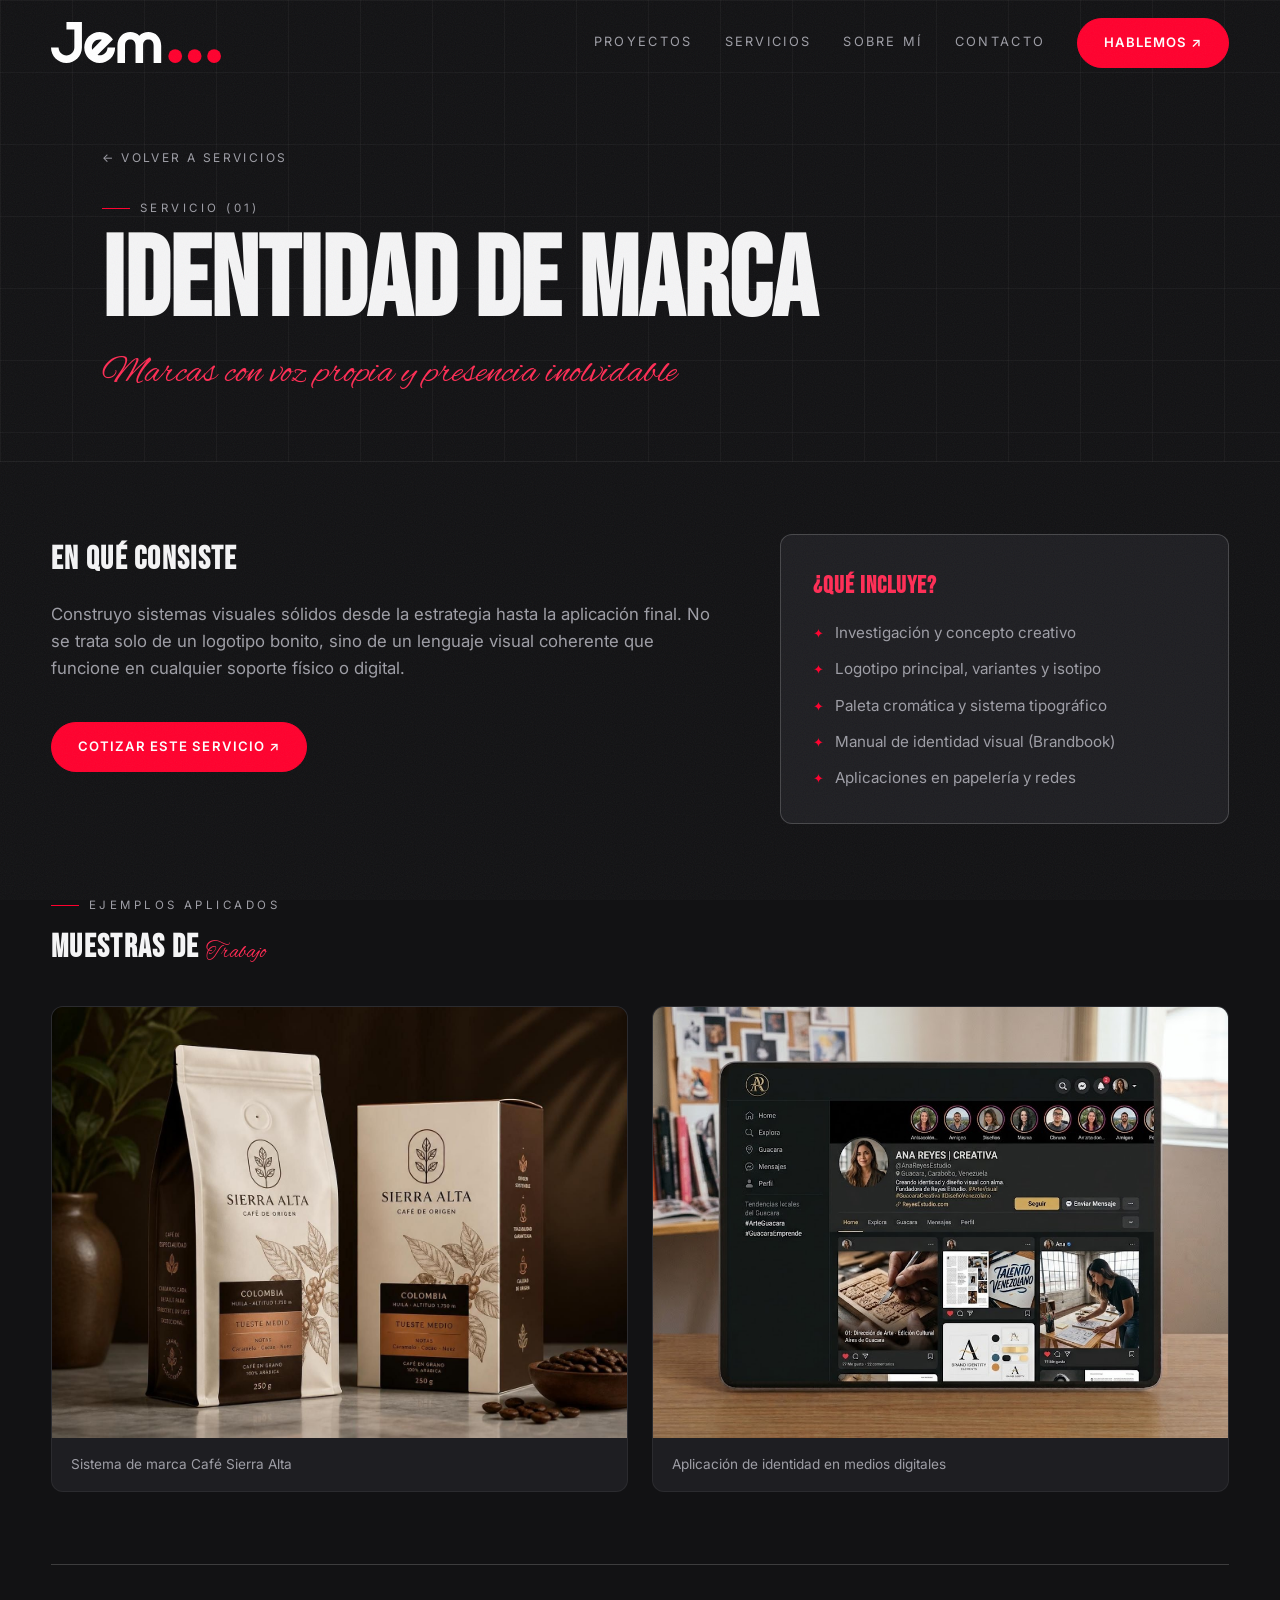
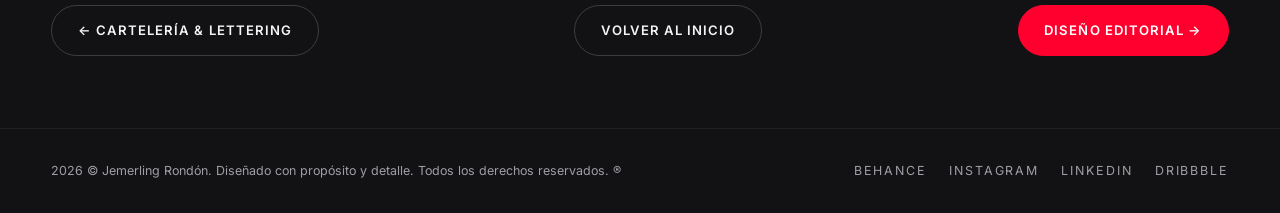
<file: servicio.html>
<!DOCTYPE html>
<html lang="es">
<head>
  <meta charset="UTF-8">
  <meta name="viewport" content="width=device-width, initial-scale=1.0">
  <title>Servicios — Jemerling Rondón</title>

  <link rel="preconnect" href="https://fonts.googleapis.com">
  <link rel="preconnect" href="https://fonts.gstatic.com" crossorigin>
  <link href="https://fonts.googleapis.com/css2?family=Alex+Brush&family=Bebas+Neue&family=Inter:wght@400;600&display=swap" rel="stylesheet">
  
  <link rel="stylesheet" href="styles.css">
  <link rel="stylesheet" href="detalle.css">
  <link rel="icon" type="image/x-icon" href="favicon.ico">
</head>
<body>

  <!-- ==================== NAVEGACIÓN (Idéntica al index) ==================== -->
  <header class="cabecera" id="cabecera">
    <a href="index.html#inicio" class="logo-jem">
      <img src="img/Jem.svg" alt="Jem..." />
    </a>

    <button class="nav__toggle" id="navToggle" aria-label="Abrir menú" aria-expanded="false">
      <span></span><span></span><span></span>
    </button>

    <nav class="nav" id="nav">
      <a class="nav__enlace" href="index.html#proyectos">
        <span class="nav__icono" aria-hidden="true">
          <svg viewBox="0 0 24 24" fill="none" stroke="currentColor" stroke-width="1.8" stroke-linecap="round" stroke-linejoin="round">
            <rect x="3" y="4" width="18" height="16" rx="2"></rect>
            <circle cx="8.5" cy="9.5" r="1.5"></circle>
            <path d="M21 15l-5-5L5 20"></path>
          </svg>
        </span>
        Proyectos
      </a>

      <a class="nav__enlace" href="index.html#servicios">
        <span class="nav__icono" aria-hidden="true">
          <svg viewBox="0 0 24 24" fill="none" stroke="currentColor" stroke-width="1.8" stroke-linecap="round" stroke-linejoin="round">
            <path d="M12 19l7-7 3 3-7 7-3-3z"></path>
            <path d="M18 13l-1.5-7.5L2 2l3.5 14.5L13 18l5-5z"></path>
            <path d="M2 2l7.586 7.586"></path>
            <circle cx="11" cy="11" r="2"></circle>
          </svg>
        </span>
        Servicios
      </a>

      <a class="nav__enlace" href="index.html#sobre-mi">
        <span class="nav__icono" aria-hidden="true">
          <svg viewBox="0 0 24 24" fill="none" stroke="currentColor" stroke-width="1.8" stroke-linecap="round" stroke-linejoin="round">
            <path d="M20 21v-2a4 4 0 0 0-4-4H8a4 4 0 0 0-4 4v2"></path>
            <circle cx="12" cy="7" r="4"></circle>
          </svg>
        </span>
        Sobre mí
      </a>

      <a class="nav__enlace" href="index.html#contacto">
        <span class="nav__icono" aria-hidden="true">
          <svg viewBox="0 0 24 24" fill="none" stroke="currentColor" stroke-width="1.8" stroke-linecap="round" stroke-linejoin="round">
            <rect x="6" y="2" width="12" height="20" rx="2" ry="2"></rect>
            <line x1="11" y1="18" x2="13" y2="18"></line>
          </svg>
        </span>
        Contacto
      </a>

      <a class="btn btn--primario" href="index.html#contacto">Hablemos ↗</a>
  </nav>
  </header>

  <main>
    <!-- ==================== CABECERA DEL SERVICIO ==================== -->
    <section class="detalle-hero">
      <div class="contenedor">
        <a href="index.html#servicios" class="migas-pan">← Volver a servicios</a>
        <br>
        <span class="etiqueta-seccion" id="servNumero">Servicio (01)</span>
        <h1 class="detalle-titulo" id="servTitulo">Cargando...</h1>
        <p class="detalle-subtitulo" id="servSubtitulo"></p>
      </div>
    </section>

    <!-- ==================== DETALLE Y MUESTRAS DEL SERVICIO ==================== -->
    <div class="contenedor detalle-cuerpo">
      <div class="detalle-grid">
        <div class="detalle-bloque">
          <h2>En qué consiste</h2>
          <p id="servDescripcion"></p>

          <div style="margin-top: 2.5rem;">
            <a href="index.html#contacto" class="btn btn--primario">Cotizar este servicio ↗</a>
          </div>
        </div>

        <aside class="detalle-tarjeta-info">
          <h3>¿Qué incluye?</h3>
          <ul class="lista-entregables" id="servEntregables"></ul>
        </aside>
      </div>

      <div class="detalle-bloque">
        <span class="etiqueta-seccion">Ejemplos aplicados</span>
        <h2 style="margin-top: .5rem;">Muestras de <span class="serif-italica">Trabajo</span></h2>
        <div class="detalle-galeria" id="servGaleria"></div>
      </div>

      <!-- ==================== BOTONES ATRÁS / INICIO / ADELANTE ==================== -->
      <nav class="nav-paginacion" aria-label="Navegación entre servicios">
        <a href="#" id="btnServAnterior" class="btn btn--fantasma">← Servicio anterior</a>
        <a href="index.html#servicios" class="btn btn--fantasma">Volver al inicio</a>
        <a href="#" id="btnServSiguiente" class="btn btn--primario">Siguiente servicio →</a>
      </nav>
    </div>
  </main>

  <!-- ==================== FOOTER (Idéntico al index) ==================== -->
  <footer class="pie">
    <p>2026 © Jemerling Rondón. Diseñado con propósito y detalle. Todos los derechos reservados. &reg;</p>
    <div class="pie__redes">
      <a href="https://www.behance.net" target="_blank" rel="noopener">Behance</a>
      <a href="https://www.instagram.com" target="_blank" rel="noopener">Instagram</a>
      <a href="https://ve.linkedin.com/in/jemerling-rondon-a61b92319" target="_blank" rel="noopener">LinkedIn</a>
      <a href="https://www.dribbble.com" target="_blank" rel="noopener">Dribbble</a>
    </div>
  </footer>

  <script src="script.js"></script>
  <script src="datos-portafolio.js"></script>
  <script>
    document.addEventListener("DOMContentLoaded", () => {
      const params = new URLSearchParams(window.location.search);
      const idActual = params.get("id") || SERVICIOS[0].id;
      const indice = SERVICIOS.findIndex(s => s.id === idActual);
      const servicio = indice !== -1 ? SERVICIOS[indice] : SERVICIOS[0];
      const idxSeguro = indice !== -1 ? indice : 0;

      document.title = `${servicio.titulo} — Jemerling Rondón`;
      document.getElementById("servNumero").textContent = `Servicio ${servicio.numero}`;
      document.getElementById("servTitulo").textContent = servicio.titulo;
      document.getElementById("servSubtitulo").textContent = servicio.subtitulo;
      document.getElementById("servDescripcion").textContent = servicio.descripcion;

      // Lista de entregables
      document.getElementById("servEntregables").innerHTML = servicio.entregables
        .map(item => `<li>${item}</li>`)
        .join("");

      // Galería de muestras
      document.getElementById("servGaleria").innerHTML = servicio.galeria
        .map(item => `
          <figure class="detalle-galeria__item">
            <img src="${item.src}" alt="${item.titulo}">
            <figcaption>${item.titulo}</figcaption>
          </figure>
        `).join("");

      // Botones Anterior y Siguiente
      const anterior = SERVICIOS[(idxSeguro - 1 + SERVICIOS.length) % SERVICIOS.length];
      const siguiente = SERVICIOS[(idxSeguro + 1) % SERVICIOS.length];

      const btnAnt = document.getElementById("btnServAnterior");
      const btnSig = document.getElementById("btnServSiguiente");

      btnAnt.href = `servicio.html?id=${anterior.id}`;
      btnAnt.textContent = `← ${anterior.titulo}`;

      btnSig.href = `servicio.html?id=${siguiente.id}`;
      btnSig.textContent = `${siguiente.titulo} →`;
    });
  </script>
</body>
</html>
</file>
<file: styles.css>
/* ============================================================
   ESTILOS — Portafolio · Diseñadora Gráfica Freelance
   ============================================================
   Estructura del archivo:
     1. Variables (tokens de diseño)
     2. Reset y base
     3. Utilidades y layout
     4. Navegación
     5. Hero
     6. Sección de métricas (stats)r
     7. Proyectos seleccionados
     8. Servicios
     9. Sobre mí
     10. Contacto / CTA final
     11. Footer
     12. Animaciones y estados interactivos
     13. Diseño adaptable (media queries)
   ============================================================ */

/* ---------- 1. VARIABLES DE DISEÑO ---------- */
:root {
  /* Paleta: fondo oscuro + acentos rojos (tomados de paleta1.html) */
  --rojo:            #ff002E;   /* Rojo principal */
  --rojo-claro:      #ff2D55;   /* Rojo para hover / detalles */
  --rojo-tenue:    rgba(255,0,46,0.12);
  --fondo:           #121214;   /* Negro fondo principal */
  --fondo-2:         #1E1E22;   /* Fondo de tarjetas */
  --fondo-3:         #2A2A30;   /* Fondo de tarjetas en hover */
  --texto:           #f4f4f5;   /* Texto claro */
  --texto-suave:     #9E9EA6;   /* Texto secundario gris */
  --borde:           rgba(255, 255, 255, 0.06);
  --borde-fuerte:    rgba(255, 255, 255, 0.18);

  /* Tipografía expresiva */
  --fuente-display: "Bebas Neue", sans-serif;
  --fuente-serif:   "Alex Brush", cursive;
  --fuente-body:    "Inter", sans-serif;

  /* Sistema de espaciado y radios */
  --margen: clamp(1.25rem, 4vw, 4rem);
  --radio:  12px;
  --transicion: 0.2s ease;
}

/* ---------- 2. RESET Y BASE ---------- */
*, *::before, *::after { box-sizing: border-box; margin: 0; padding: 0; }

html { scroll-behavior: smooth; }

body {
  background: var(--fondo);
  color: var(--texto);
  font-family: var(--fuente-body);
  font-size: 1rem;
  line-height: 1.6;
  -webkit-font-smoothing: antialiased;
  overflow-x: hidden;
}

/* Grano sutil sobre todo el fondo (textura editorial) */
body::after {
  content: "";
  position: fixed; inset: 0;
  pointer-events: none;
  opacity: 0.05;
  background-image: url("data:image/svg+xml,%3Csvg xmlns='http://www.w3.org/2000/svg' width='120' height='120'%3E%3Cfilter id='n'%3E%3CfeTurbulence type='fractalNoise' baseFrequency='0.9' numOctaves='2'/%3E%3C/filter%3E%3Crect width='100%25' height='100%25' filter='url(%23n)'/%3E%3C/svg%3E");
  z-index: 9999;
}

::selection { background: var(--rojo); color: #fff; }

img { display: block; max-width: 100%; }

a { color: inherit; text-decoration: none; }
ul { list-style: none; }

/* ---------- 3. UTILIDADES ---------- */
.contenedor { width: min(1200px, 100% - var(--margen) * 2); margin-inline: auto; }

.etiqueta-seccion {
  display: inline-flex; align-items: center; gap: .6rem;
  font-size: .72rem; letter-spacing: .3em; text-transform: uppercase;
  color: var(--texto-suave);
}
.etiqueta-seccion::before {
  content: ""; width: 28px; height: 1px; background: var(--rojo);
}

.titular {
  font-family: var(--fuente-display);
  font-size: clamp(2.6rem, 6vw, 4.5rem);
  line-height: .95;
 /* letter-spacing: .01em;*/
  text-transform: uppercase;
}

/* Palabra destacada con serif itálica (gesto editorial) */
.serif-italica {
  font-family: "Alex Brush", cursive;
  font-size: 0.70em;
  line-height: 0.75;                       
  display: inline-block;
  font-style: normal;                      
  font-weight: 400;                        
  letter-spacing: normal;                  
  text-transform: none;                    
  font-feature-settings: "liga" 1, "calt" 1, "dlig" 1;
  font-kerning: normal;
  color: var(--rojo-claro);
}

/* Botones */
.btn {
  display: inline-flex; align-items: center; gap: .6rem;
  padding: .85rem 1.6rem;
  border-radius: 999px;
  font-family: var(--fuente-body); font-size: .82rem; font-weight: 600;
  letter-spacing: .08em; text-transform: uppercase;
  border: 1px solid var(--borde-fuerte);
  cursor: pointer;
  transition: var(--transicion);
}
.btn--primario { background: var(--rojo); border-color: var(--rojo); color: #fff; }
.btn--primario:hover { background: var(--rojo-claro); border-color: var(--rojo-claro); transform: translateY(-2px); }
.btn--fantasma { background: transparent; color: var(--texto); }
.btn--fantasma:hover { border-color: var(--rojo); color: var(--rojo-claro); transform: translateY(-2px); }

/* Enlaces con subrayado animado (estado :focus-visible para accesibilidad) */
.enlace-flecha {
  display: inline-flex; align-items: center; gap: .5rem;
  font-size: .78rem; letter-spacing: .2em; text-transform: uppercase;
  color: var(--texto-suave);
  transition: var(--transicion);
}
.enlace-flecha:hover { color: var(--rojo-claro); gap: .9rem; }

:focus-visible { outline: 2px solid var(--rojo-claro); outline-offset: 3px; border-radius: 4px; }

/* ---------- 4. NAVEGACIÓN ---------- */
.cabecera {
  position: fixed; top: 0; left: 0; right: 0;
  z-index: 100;
  padding: 1.1rem var(--margen);
  display: flex; align-items: center; justify-content: space-between;
  transition: var(--transicion);
}
/* Al hacer scroll la barra gana fondo + borde (lo activa el JS) */
.cabecera--solido {
  background: rgba(13, 13, 15, 0.85);
  backdrop-filter: blur(14px);
  border-bottom: 1px solid var(--borde);
  padding-block: .7rem;
}

.logo {
  font-family: var(--fuente-display);
  font-size: 1.7rem; letter-spacing: .06em;
  display: flex; align-items: baseline; gap: .35rem;
}
.logo span { color: var(--rojo); }

.logo-jem img {
  display: block;
  width: clamp(100px, 35vw, 170px) !important;
  height: auto;
}

.nav { display: flex; align-items: center; gap: 2rem; }

/* Oculto en escritorio para mantener la cabecera limpia */
.nav__icono {
  display: none;
}

.nav__enlace {
  position: relative;
  font-size: .8rem; letter-spacing: .18em; text-transform: uppercase;
  color: var(--texto-suave);
  transition: color var(--transicion);
}
.nav__enlace::after {
  content: ""; position: absolute; left: 0; bottom: -6px;
  width: 100%; height: 1px; background: var(--rojo);
  transform: scaleX(0); transform-origin: right;
  transition: transform var(--transicion);
}
.nav__enlace:hover { color: var(--texto); }
.nav__enlace:hover::after { transform: scaleX(1); transform-origin: left; }

/* Botón hamburguesa (solo visible en móvil) */
.nav__toggle {
  display: none;
  flex-direction: column; gap: 6px;
  background: none; border: 0; cursor: pointer; padding: .5rem;
}
.nav__toggle span {
  width: 26px; height: 2px; background: var(--texto);
  transition: var(--transicion);
}
/* Estado "abierto": las barras se convierten en una X */
.nav__toggle[aria-expanded="true"] span:nth-child(1) { transform: translateY(8px) rotate(45deg); }
.nav__toggle[aria-expanded="true"] span:nth-child(2) { opacity: 0; }
.nav__toggle[aria-expanded="true"] span:nth-child(3) { transform: translateY(-8px) rotate(-45deg); }

/* ---------- 5. HERO ---------- */
.hero {
  min-height: 100svh;
  display: grid;
  align-items: center;
  position: relative;
  padding: 7rem var(--margen) 4rem;
  /* Retícula editorial de fondo */
  background-image:
    linear-gradient(rgba(244,241,236,5%) 1px, transparent 1px),
    linear-gradient(90deg, rgba(244,241,236,5%) 1px, transparent 1px);
  background-size: 72px 72px;
}

.hero__grid {
  display: grid;
  grid-template-columns: 1.2fr .8fr;
  gap: 3rem;
  align-items: center;
  width: min(1200px, 100%); margin-inline: auto;
}

.hero__kicker {
  font-size: .72rem; letter-spacing: .35em; text-transform: uppercase;
  color: var(--rojo-claro); margin-bottom: 1.2rem;
  display: block;
}

.hero__titulo {
  font-family: var(--fuente-display);
  font-size: clamp(6rem, 14vw, 13.5rem);
  line-height: .88;
  text-transform: uppercase;
   margin-top: 3rem;
}

.hero__descripcion {
  max-width: 46ch;
  color: var(--texto-suave);
  margin: 1.6rem 0 2.2rem;
  font-size: 1.05rem;
}

.hero__acciones { display: flex; flex-wrap: wrap; gap: 1rem; }

/* Retrato provisional y marco editorial */
.hero__retrato {
  position: relative;
  justify-self: end;
  width: min(460px, 100%);
  border: 1px solid var(--borde-fuerte);
  border-radius: var(--radio);
  overflow: hidden;
  transform: rotate(2deg);
  transition: transform var(--transicion);
  display: flex; 
  flex-direction: column;
}
.hero__retrato:hover, .hero__retrato:active { transform: rotate(0deg); }

.hero__retrato-media { 
  position: relative; 
  aspect-ratio: 3 / 4; 
  overflow: hidden; 
}
.hero__retrato-media img { 
  width: 100%; 
  height: 100%; 
  object-fit: cover;
  
}

/* Logo Jemerling adaptado (grande, centrado y abarcando el ancho) */
.hero__retrato .logo-jemerling {
  display: block;
  text-align: center;
  padding: 1.5rem 1rem 1rem;
  transform: rotate(-2deg);
  width: 100%;
}
.hero__retrato:hover .logo-jemerling { 
  transform: rotate(0deg); 
  transition: var(--transicion); 
}
.hero__retrato .logo-jemerling img {
  width: 100% !important;
  max-width: 100%;
  height: auto;
  display: block;
  margin-inline: auto;
}

/* Sello "disponible" */
.hero__sello {
  position: static;
  display: flex;
  width: fit-content;
  margin: 1rem 0 0 1rem;
  background: var(--rojo);
  color: #fff;
  font-size: .68rem;
  letter-spacing: .2em;
  text-transform: uppercase;
  padding: .45rem .9rem;
  border-radius: 999px;
  align-items: center;
  gap: .5rem;
}

.hero__sello::before {
  content: ""; width: 7px; height: 7px; border-radius: 50%;
  background: #fff; animation: pulso 1.6s infinite;
}
@keyframes pulso {
  0%, 100% { opacity: 1; } 50% { opacity: .25; }
}

/* Marquesina de texto en movimiento (velocidad original de 26s) */
.marquesina {
  overflow: hidden;
  border-block: 1px solid var(--borde);
  padding: .9rem 0;
}
.marquesina__pista {
  display: flex; gap: 3rem;
  width: max-content;
  font-family: var(--fuente-display);
  font-size: 1.3rem; letter-spacing: .12em; text-transform: uppercase;
  color: var(--texto-suave);
  animation: desplazar 26s linear infinite;
  white-space: nowrap;
}
.marquesina__pista em { color: var(--rojo); font-style: normal; }
@keyframes desplazar { to { transform: translateX(-50%); } }

/* ---------- 6. MÉTRICAS (Estilo profesional y limpio) ---------- */
.stats {
  display: grid;
  grid-template-columns: repeat(4, 1fr);
  border: 1px solid var(--borde);
  border-radius: var(--radio);
  margin-block: 4rem;
  overflow: hidden;
  background-color: var(--fondo-2);
}
.stats__item {
  padding: 2.2rem 1.5rem;
  text-align: center;
  border-right: 1px solid var(--borde);
  /* Sin efectos de transformación ni cambios bruscos de fondo */
}
.stats__item:last-child { border-right: 0; }

.stats__numero {
  font-family: var(--fuente-display);
  font-size: clamp(2.4rem, 5vw, 3.6rem);
  color: var(--rojo-claro);
}
.stats__etiqueta {
  font-size: .7rem; letter-spacing: .25em; text-transform: uppercase;
  color: var(--texto-suave);
}


/* ---------- 7. SECCIONES GENERALES ---------- */
.seccion { padding-block: 5.5rem; }
.seccion__cabecera {
  display: flex; align-items: flex-end; justify-content: space-between;
  gap: 2rem; flex-wrap: wrap;
  margin-bottom: 3rem;
}

/* ---------- 8. PROYECTOS ---------- */
.proyectos__rejilla {
  display: grid;
  grid-template-columns: repeat(3, 1fr);
  gap: 1.4rem;
}

/* ---------- 8. PROYECTOS / CARDS ---------- */
.tarjeta-proyecto {
  position: relative;
  border: 1px solid var(--borde);
  border-radius: var(--radio);
  overflow: hidden;
  background-color: var(--fondo-2);
  box-shadow: 0 10px 25px rgba(0, 0, 0, 0.5);
  /* Aseguramos que la transición incluya el border-color */
  transition: background-color 0.2s ease, transform 0.2s ease, border-color 0.2s ease;
  display: block;
}
.tarjeta-proyecto:hover {
  background-color: var(--fondo-3);
  transform: translateY(-2px);
  border-color: var(--borde-fuerte);
  border-color: var(--rojo);
}

.tarjeta-proyecto__media {
  aspect-ratio: 4 / 3;
  overflow: hidden;
}
.tarjeta-proyecto__media img {
  width: auto; 
  height: auto !important; 
 object-fit: cover;
  filter: grayscale(50%);
  transition: transform .6s cubic-bezier(0.22,1,0.36,1), filter var(--transicion);
}
.tarjeta-proyecto:hover img { transform: scale(1.06); filter: grayscale(0%); }

.tarjeta-proyecto__info { padding: 1.4rem 1.5rem 1.6rem; }
.tarjeta-proyecto__categoria {
  font-size: .66rem; letter-spacing: .28em; text-transform: uppercase;
  color: var(--rojo-claro);
  display: block; margin-bottom: .5rem;
}
.tarjeta-proyecto__titulo {
  font-family: var(--fuente-display);
  font-size: 1.7rem; letter-spacing: .03em; text-transform: uppercase;
  display: flex; justify-content: space-between; align-items: center;
}
/* Flecha circular que se ilumina en hover */
.tarjeta-proyecto__flecha {
  width: 38px; height: 38px; flex: none;
  border: 1px solid var(--borde-fuerte);
  border-radius: 50%;
  display: grid; place-items: center;
  transition: var(--transicion);
  font-size: 1rem;
}
.tarjeta-proyecto:hover .tarjeta-proyecto__flecha {
  background: var(--rojo); border-color: var(--rojo); transform: rotate(45deg);
}

/* ---------- 9. SERVICIOS ---------- */
.servicios__lista { 
  border-top: 1px solid var(--borde); 
  display: grid;
  gap: 1.5rem;
  margin-top: 2rem;
}

.servicio {
  display: grid;
  grid-template-columns: 110px 1.2fr 1.8fr auto;
  align-items: center;
  gap: 2rem;
  padding: 2.5rem 2rem;
  /* Degradado de la paleta Crimson Noir: desde #02060E hasta #C50337 con un ángulo suave */
  background: linear-gradient(135deg, #02060E 0%, #C50337 100%);
  border: 1px solid var(--borde-fuerte);
  border-radius: var(--radio);
  box-shadow: 0 12px 30px rgba(0, 0, 0, 0.4);
  transition: transform var(--transicion), border-color var(--transicion), box-shadow var(--transicion);
}

.servicio:hover { 
  transform: translateY(-3px);
  border-color: var(--rojo-claro);
  box-shadow: 0 16px 35px rgba(197, 3, 55, 0.25);
}

.servicio__numero {
  font-family: var(--fuente-serif); /* Vuelve a la fuente manuscrita */
  font-style: italic;               /* Vuelve a la cursiva */
  font-size: clamp(1.7rem, 3.5vw, 3.8rem); /* Mantiene el tamaño grande */
  color: var(--rojo-claro);          /* Vuelve al color rojo destacado */
}

.servicio__titulo {
  font-family: var(--fuente-display);
  font-size: clamp(1.8rem, 3vw, 2.5rem);
  text-transform: uppercase; 
  letter-spacing: .03em;
  color: var(--texto);
}

.servicio__descripcion { 
  color: var(--texto-suave); 
  font-size: 1rem; 
  max-width: 44ch; 
}

.servicio__etiquetas { 
  display: flex; 
  flex-wrap: wrap; 
  gap: .5rem; 
  justify-content: flex-end; 
}

.servicio__etiquetas li {
  font-size: .68rem; 
  letter-spacing: .15em; 
  text-transform: uppercase;
  border: 1px solid rgba(255, 255, 255, 0.2);
  background: rgba(0, 0, 0, 0.25);
  border-radius: 999px; 
  padding: .4rem .9rem;
  color: var(--texto);
   }

/* ---------- 10. SOBRE MÍ ---------- */
.sobre-mi__grid {
  display: grid;
  grid-template-columns: minmax(280px, 360px) 1fr;
  gap: 4rem;
  align-items: center;
}
/* El marco adopta la proporción exacta de la foto: imagen completa, sin franjas ni recortes */
.sobre-mi__foto {
  position: relative;
  max-width: 240px;        /* ← juega con este valor: 300, 340, 380... */
  width: 100%;
  margin-inline: auto;     /* la centra dentro de su columna */
  border-radius: var(--radio);
  overflow: hidden;
  border: 1px solid var(--borde);
}
.sobre-mi__foto img {
  width: 100%; height: auto; display: block;
 
}
/* Marco rojo desplazado, detalle editorial */
.sobre-mi__foto::after {
  content: ""; position: absolute; inset: 0;
  border: 1px solid var(--rojo);
  border-radius: var(--radio);
  transform: translate(14px, 14px);
  z-index: -1;
}
.sobre-mi__texto p { color: var(--texto-suave); margin-bottom: 1.2rem; }
.sobre-mi__texto strong { color: var(--texto); font-weight: 600; }

/* Lista de herramientas como "chips" */
.herramientas { display: flex; flex-wrap: wrap; gap: .6rem; margin-top: 1.8rem; }
.herramientas li {
  font-size: .72rem; letter-spacing: .12em; text-transform: uppercase;
  padding: .5rem 1rem;
  border: 1px solid var(--borde-fuerte); border-radius: 999px;
  color: var(--texto-suave);
  transition: var(--transicion);
}
.herramientas li:hover { border-color: var(--rojo); color: var(--rojo-claro); transform: translateY(-2px); }

/* ---------- 11. CONTACTO ---------- */
.contacto {
  text-align: center;
  padding-block: 7rem;
  position: relative;
  border-top: 1px solid var(--borde);
}
/* Aro decorativo gigante de fondo */
.contacto::before {
  content: "";
  position: absolute; top: 50%; left: 50%;
  width: min(640px, 90vw); aspect-ratio: 1;
  border: 1px solid var(--borde);
  border-radius: 50%;
  transform: translate(-50%, -50%);
  pointer-events: none;
}
.contacto__titulo {
  font-family: var(--fuente-display);
  font-size: clamp(3.8rem, 12vw, 8.5rem);
  line-height: .9;
  text-transform: uppercase;
}
.contacto__mail {
  display: inline-block;
  margin-top: 1.8rem;
  font-family: var(--fuente-serif);
  font-size: clamp(1.5rem, 4vw, 2rem);
  color: var(--rojo-claro);
  border-bottom: 1px solid var(--rojo);
  padding-bottom: .2rem;
  transition: var(--transicion);
}
.contacto__mail:hover { color: var(--texto); border-color: var(--texto); }

/* Formulario de contacto */
.formulario {
  max-width: 560px; margin: 3rem auto 0;
  display: grid; gap: 1rem;
  text-align: left;
}
.formulario__fila { display: grid; grid-template-columns: 1fr 1fr; gap: 1rem; }
.formulario__campo {
  width: 100%;
  background-color: var(--fondo-2);
  border: 1px solid var(--borde);
  border-radius: 8px;
  color: var(--texto);
  font-family: var(--fuente-body);
  font-size: .95rem;
  padding: .95rem 1.1rem;
  transition: border-color var(--transicion), background-color var(--transicion);
}

.formulario__campo:focus {
  outline: none;
  border-color: var(--rojo);
  background-color: var(--fondo-3);
}
.formulario__campo::placeholder { color: var(--texto-suave); }
textarea.formulario__campo { resize: vertical; min-height: 130px; }

/* Mensaje de confirmación tras enviar (controlado por JS) */
.formulario__exito {
  display: none;
  border: 1px solid var(--rojo);
  background: var(--rojo-tenue);
  color: var(--rojo-claro);
  border-radius: 10px;
  padding: 1rem 1.2rem;
  font-size: .9rem;
  text-align: center;
}
.formulario__exito--visible { display: block; }

/* ---------- 12. FOOTER ---------- */
.pie {
  border-top: 1px solid var(--borde);
  padding: 2rem var(--margen);
  display: flex; align-items: center; justify-content: space-between;
  gap: 1.5rem; flex-wrap: wrap;
  font-size: .78rem; color: var(--texto-suave);
}
.pie__redes { display: flex; gap: 1.4rem; }
.pie__redes a { letter-spacing: .15em; text-transform: uppercase; transition: color var(--transicion); }
.pie__redes a:hover { color: var(--rojo-claro); }

/* ---------- 13. ANIMACIÓN DE APARICIÓN (JS + IntersectionObserver) ---------- */
.aparece {
  opacity: 0;
  transform: translateY(28px);
  transition: opacity .7s ease, transform .7s cubic-bezier(0.22,1,0.36,1);
}
.aparece--visible { opacity: 1; transform: none; }

/* ---------- 14. DISEÑO ADAPTABLE (MÓVIL) ---------- */
@media (max-width: 900px) {
  .hero__grid { grid-template-columns: 1fr; gap: 2.5rem; }
  .hero__retrato { justify-self: start; transform: none; width: min(300px, 80%); }
  .stats { grid-template-columns: repeat(2, 1fr); }
  .stats__item:nth-child(2) { border-right: 0; }
  .stats__item:nth-child(1), .stats__item:nth-child(2) { border-bottom: 1px solid var(--borde); }
  .proyectos__rejilla { grid-template-columns: 1fr 1fr; }
  
  /* === REEMPLAZA O AGREGA ESTAS LÍNEAS PARA LOS SERVICIOS EN MÓVIL === */
  .servicio { 
    grid-template-columns: 1fr; 
    gap: 1.2rem; 
    padding: 2rem 1.5rem;
  }
  .servicio__etiquetas { justify-content: flex-start; }
  /* ================================================================== */

  .sobre-mi__grid { grid-template-columns: 1fr; gap: 2.5rem; }
  .sobre-mi__foto { max-width: 340px; }
}




@media (max-width: 640px) {
  /* Menú móvil: panel a pantalla completa */
  .nav__toggle {
    display: flex;
    position: relative;
    z-index: 210;
  }

  .nav {
    position: fixed;
    top: 0;
    right: 0;
    bottom: 0;
    left: 0;
    width: 100vw;
    height: 100dvh;
    z-index: 200;
    background: #121214;
    backdrop-filter: none;
    -webkit-backdrop-filter: none;
    flex-direction: column;
    justify-content: center;
    align-items: center;
    gap: 2.2rem;
    overflow-y: auto;
    visibility: hidden;
    pointer-events: none;
    transform: translate3d(100%, 0, 0);
    transition: transform var(--transicion), visibility var(--transicion);
  }

  .nav--abierto {
    visibility: visible;
    pointer-events: auto;
    transform: translate3d(0, 0, 0);
  }

  .nav__enlace {
    display: inline-flex;
    align-items: center;
    justify-content: center;
    gap: 0.85rem;
    font-size: 1.3rem;
    font-family: var(--fuente-display);
    letter-spacing: .08em;
  }

  .nav__icono {
    display: inline-flex;
    align-items: center;
    justify-content: center;
    color: var(--rojo-claro);
    flex-shrink: 0;
  }

  .nav__icono svg {
    width: 1.35rem;
    height: 1.35rem;
  }

  .proyectos__rejilla { grid-template-columns: 1fr; }
  .formulario__fila { grid-template-columns: 1fr; }
  .seccion { padding-block: 3.5rem; }
  .hero { padding-top: 6rem; }
  .pie { justify-content: center; text-align: center; }
}

/* Respeta usuarios que prefieren menos movimiento */
@media (prefers-reduced-motion: reduce) {
  *, *::before, *::after { animation-duration: .01ms !important; transition-duration: .01ms !important; }
  html { scroll-behavior: auto; }
                        }
</file>
<file: detalle.css>
/* ============================================================
   ESTILOS DE PÁGINAS DE DETALLE (proyecto.html / servicio.html)
   Hereda todas las variables de styles.css
   ============================================================ */

.detalle-hero {
  padding: 9rem var(--margen) 3.5rem;
  border-bottom: 1px solid var(--borde);
  background-image:
    linear-gradient(rgba(244,241,236,4%) 1px, transparent 1px),
    linear-gradient(90deg, rgba(244,241,236,4%) 1px, transparent 1px);
  background-size: 72px 72px;
}

.migas-pan {
  display: inline-flex;
  align-items: center;
  gap: .6rem;
  font-size: .75rem;
  letter-spacing: .2em;
  text-transform: uppercase;
  color: var(--texto-suave);
  margin-bottom: 1.5rem;
  transition: color var(--transicion);
}
.migas-pan:hover { color: var(--rojo-claro); }

.detalle-titulo {
  font-family: var(--fuente-display);
  font-size: clamp(3.4rem, 9vw, 7rem);
  line-height: .92;
  text-transform: uppercase;
  margin-top: .8rem;
}

.detalle-subtitulo {
  font-family: var(--fuente-serif);
  font-size: clamp(1.6rem, 3.5vw, 2.4rem);
  color: var(--rojo-claro);
  margin-top: .6rem;
}

.detalle-meta {
  display: flex;
  flex-wrap: wrap;
  gap: 2.5rem;
  margin-top: 2rem;
  padding-top: 1.5rem;
  border-top: 1px solid var(--borde);
}
.detalle-meta__item span {
  display: block;
  font-size: .68rem;
  letter-spacing: .25em;
  text-transform: uppercase;
  color: var(--texto-suave);
}
.detalle-meta__item strong {
  font-size: 1rem;
  color: var(--texto);
}

/* Contenido principal */
.detalle-cuerpo {
  padding-block: 4.5rem;
}

.detalle-portada {
  border-radius: var(--radio);
  overflow: hidden;
  border: 1px solid var(--borde-fuerte);
  background: var(--fondo-2);
  margin-bottom: 3.5rem;
  box-shadow: 0 18px 40px rgba(0, 0, 0, 0.5);
}
.detalle-portada img {
  width: 100%;
  max-height: 620px;
  object-fit: cover;
}

.detalle-grid {
  display: grid;
  grid-template-columns: 1.2fr .8fr;
  gap: 3.5rem;
  align-items: start;
  margin-bottom: 4rem;
}

.detalle-bloque h2 {
  font-family: var(--fuente-display);
  font-size: 2rem;
  letter-spacing: .04em;
  text-transform: uppercase;
  margin-bottom: 1rem;
  color: var(--texto);
}
.detalle-bloque p {
  color: var(--texto-suave);
  margin-bottom: 1.2rem;
  font-size: 1.05rem;
}

.detalle-tarjeta-info {
  background: var(--fondo-2);
  border: 1px solid var(--borde-fuerte);
  border-radius: var(--radio);
  padding: 2rem;
}
.detalle-tarjeta-info h3 {
  font-family: var(--fuente-display);
  font-size: 1.5rem;
  text-transform: uppercase;
  letter-spacing: .04em;
  margin-bottom: 1rem;
  color: var(--rojo-claro);
}
.lista-entregables {
  display: grid;
  gap: .75rem;
}
.lista-entregables li {
  display: flex;
  align-items: baseline;
  gap: .7rem;
  color: var(--texto-suave);
  font-size: .95rem;
}
.lista-entregables li::before {
  content: "✦";
  color: var(--rojo);
  font-size: .8rem;
}

/* Galería de muestras */
.detalle-galeria {
  display: grid;
  grid-template-columns: repeat(auto-fit, minmax(300px, 1fr));
  gap: 1.5rem;
  margin-top: 2rem;
}
.detalle-galeria__item {
  background: var(--fondo-2);
  border: 1px solid var(--borde);
  border-radius: var(--radio);
  overflow: hidden;
  transition: transform var(--transicion), border-color var(--transicion);
}
.detalle-galeria__item:hover {
  transform: translateY(-3px);
  border-color: var(--rojo);
}
.detalle-galeria__item img {
  width: 100%;
  aspect-ratio: 4 / 3;
  object-fit: cover;
}
.detalle-galeria__item figcaption {
  padding: 1rem 1.2rem;
  font-size: .85rem;
  color: var(--texto-suave);
}

/* Barra de navegación inferior: Anterior / Volver al inicio / Siguiente */
.nav-paginacion {
  margin-top: 4.5rem;
  padding-top: 2.5rem;
  border-top: 1px solid var(--borde-fuerte);
  display: flex;
  align-items: center;
  justify-content: space-between;
  gap: 1rem;
  flex-wrap: wrap;
}

.nav-paginacion__grupo {
  display: flex;
  gap: 1rem;
  flex-wrap: wrap;
}

@media (max-width: 800px) {
  .detalle-grid { grid-template-columns: 1fr; gap: 2rem; }
  .nav-paginacion { flex-direction: column; align-items: stretch; text-align: center; }
  .nav-paginacion .btn { justify-content: center; }
}
</file>
